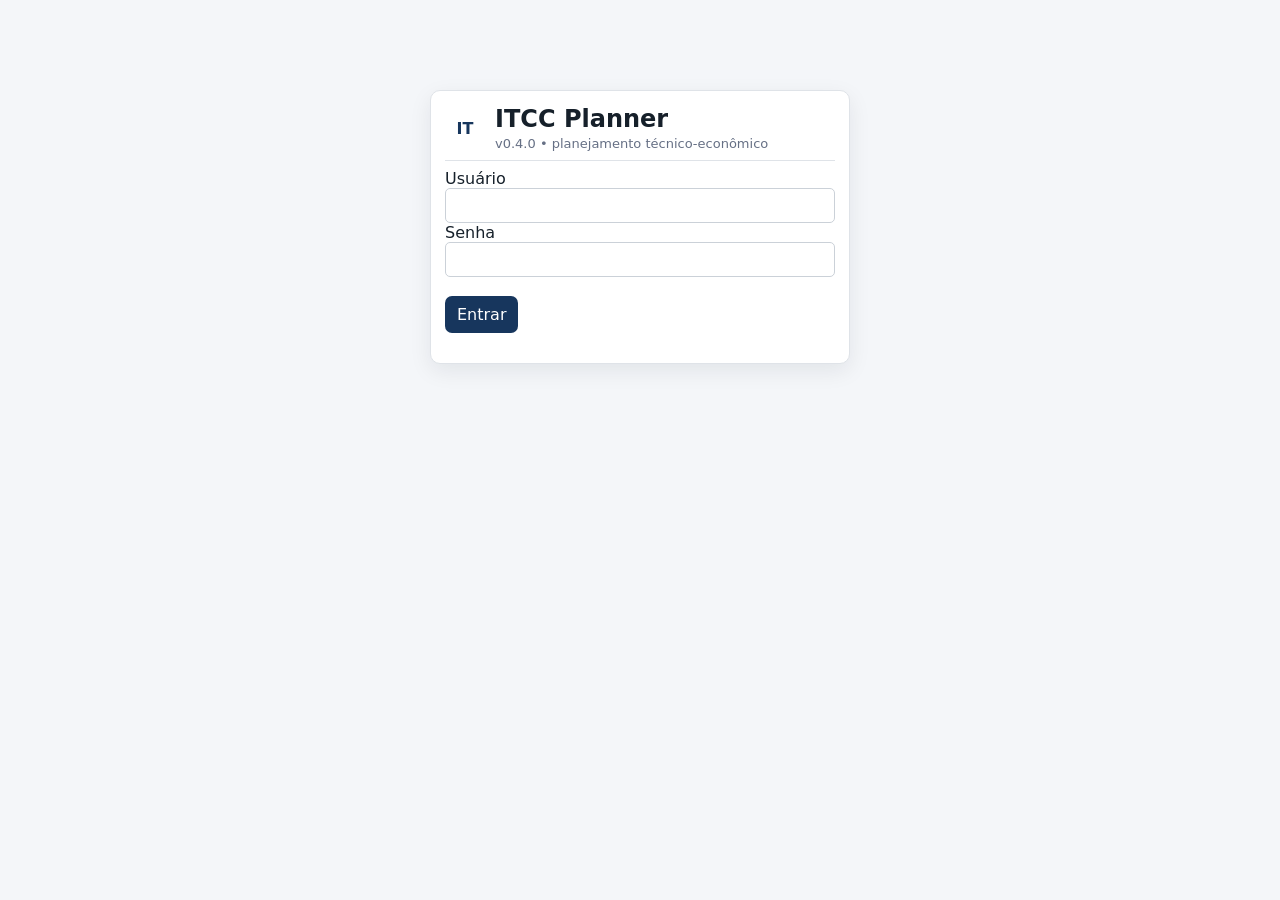
<file: ITCC/v0.4.0/index.html>
<!doctype html>
<html lang="pt-BR" data-theme="light">
<head>
<meta charset="utf-8">
<meta name="viewport" content="width=device-width,initial-scale=1,viewport-fit=cover">
<meta name="color-scheme" content="light dark">
<title>ITCC Planner v0.4.0</title>
<style>
:root{--bg:#f4f6f9;--card:#fff;--txt:#16202a;--muted:#667085;--line:#dfe3e8;--accent:#17365d;--soft:#edf1f6;--good:#147a4a;--warn:#9a6700;--bad:#b42318;--info:#1769aa;--shadow:0 7px 22px rgba(16,24,40,.08)}
[data-theme=dark]{--bg:#0e141b;--card:#171f29;--txt:#edf2f7;--muted:#a2adbb;--line:#303b48;--accent:#7aafe5;--soft:#263240;--good:#68ce9b;--warn:#f0b85b;--bad:#ff8a80;--info:#70baf0;--shadow:0 8px 24px rgba(0,0,0,.3)}
*{box-sizing:border-box}body{margin:0;font-family:Inter,system-ui,-apple-system,Segoe UI,Roboto,Arial,sans-serif;background:var(--bg);color:var(--txt)}
header{background:#17365d;color:#fff;padding:14px 22px;display:flex;justify-content:space-between;align-items:center;gap:12px;flex-wrap:wrap}
header select,header button{background:#fff;color:#18212b;border:0}
.brand{display:flex;align-items:center;gap:10px}.logo{width:40px;height:40px;border-radius:10px;background:#fff;color:#17365d;display:grid;place-items:center;font-weight:900}
nav{display:flex;gap:6px;flex-wrap:wrap;padding:12px;background:var(--card);border-bottom:1px solid var(--line);position:sticky;top:0;z-index:8}
button,select,input,textarea{font:inherit}button{border:0;border-radius:7px;padding:9px 12px;cursor:pointer;background:var(--soft);color:var(--txt)}button.primary{background:#17365d;color:#fff}button.goodbtn{background:#147a4a;color:#fff}button.danger{background:#b42318;color:#fff}button.ghost{background:transparent;border:1px solid var(--line);color:inherit}
nav button{background:var(--soft)}nav button.active{background:#17365d;color:#fff}
main{padding:18px;max-width:1580px;margin:auto}.grid{display:grid;grid-template-columns:repeat(auto-fit,minmax(190px,1fr));gap:12px}.grid2{display:grid;grid-template-columns:2fr 1fr;gap:12px}
.card{background:var(--card);border:1px solid var(--line);border-radius:10px;padding:14px;margin-bottom:14px;box-shadow:var(--shadow)}.kpi b{font-size:23px;display:block;margin-top:6px}.muted{color:var(--muted);font-size:13px}
table{width:100%;border-collapse:collapse;background:var(--card)}th,td{padding:8px;border:1px solid var(--line);font-size:12.5px;text-align:left;vertical-align:top}th{background:color-mix(in srgb,var(--soft) 80%,transparent);color:var(--muted);font-size:12px}
input,select,textarea{width:100%;padding:7px;border:1px solid #cbd1d8;border-radius:5px;background:var(--card);color:var(--txt)}textarea{min-height:90px}
.actions{display:flex;gap:8px;flex-wrap:wrap;margin:10px 0}.tag,.badge{padding:3px 7px;border-radius:99px;background:var(--soft);font-size:11px;display:inline-block}.good{color:var(--good)}.warning{color:var(--warn)}.dangerText{color:var(--bad)}.info{color:var(--info)}
.rec{padding:10px 12px;border-left:4px solid var(--info);background:color-mix(in srgb,var(--info) 8%,transparent);border-radius:8px;margin:8px 0}.rec.good{border-color:var(--good)}.rec.warning{border-color:var(--warn)}
.plan{position:relative;min-height:460px;border:2px solid var(--line);border-radius:10px;background-image:linear-gradient(rgba(127,127,127,.08) 1px,transparent 1px),linear-gradient(90deg,rgba(127,127,127,.08) 1px,transparent 1px);background-size:50px 50px;background-position:center;background-repeat:repeat;overflow:hidden}
.plan.hasimg{background-size:contain;background-repeat:no-repeat;background-position:center}.zone{position:absolute;border:2px solid #2f5597;background:rgba(47,85,151,.15);border-radius:8px;padding:6px;font-size:11px;overflow:hidden;min-width:42px;min-height:30px}.zone.site{border-color:#147a4a;background:rgba(20,122,74,.12)}
.gantt{min-width:640px}.ganttbar{height:20px;background:var(--soft);border-radius:4px;position:relative;overflow:hidden}.ganttbar span{position:absolute;height:100%;background:#667085;border-radius:4px}
.abcbar{height:18px;background:var(--soft);border-radius:4px;overflow:hidden}.abcbar span{display:block;height:100%;background:#667085}.tablewrap{overflow:auto}.grouphead td{font-weight:700;background:color-mix(in srgb,var(--soft) 70%,transparent)}
.modalback{position:fixed;inset:0;background:rgba(0,0,0,.48);display:grid;place-items:center;z-index:30;padding:18px}.modal{width:min(860px,96vw);max-height:92vh;overflow:auto;background:var(--card);border-radius:12px;border:1px solid var(--line);padding:18px;box-shadow:0 20px 60px rgba(0,0,0,.35)}.modal h2{margin-top:0}.formgrid{display:grid;grid-template-columns:repeat(2,minmax(0,1fr));gap:10px}.formgrid .full{grid-column:1/-1}
.login{max-width:420px;margin:10vh auto}.hidden{display:none!important}.split{display:flex;justify-content:space-between;align-items:center;gap:10px;flex-wrap:wrap}
.source-pill{white-space:nowrap}.mini{font-size:11px}.nowrap{white-space:nowrap}
@media(max-width:900px){.grid2{grid-template-columns:1fr}.formgrid{grid-template-columns:1fr}.formgrid .full{grid-column:auto}header{padding:12px}nav{overflow:auto;flex-wrap:nowrap}nav button{min-width:max-content}main{padding:12px}}
</style>
</head>
<body>
<section id="login" class="card login">
  <div class="brand"><div class="logo">IT</div><div><h2 style="margin:0">ITCC Planner</h2><span class="muted">v0.4.0 • planejamento técnico-econômico</span></div></div>
  <hr style="border:0;border-top:1px solid var(--line)">
  <label>Usuário</label><input id="lu" autocomplete="username">
  <label>Senha</label><input id="lp" type="password" autocomplete="current-password">
  <br><br><button class="primary" onclick="loginNow()">Entrar</button>
  <p id="loginErr" class="dangerText"></p>
</section>
<div id="app" class="hidden">
<header>
  <div class="brand"><div class="logo">IT</div><div><b>ITCC Planner</b><span style="display:block;font-size:12px">v0.4.0 • SemVer</span></div></div>
  <div class="actions" style="margin:0">
    <select id="projectSel" onchange="changeProject(this.value)"></select>
    <select id="themeSel" onchange="changeTheme(this.value)"><option value="system">Tema: sistema</option><option value="light">Claro</option><option value="dark">Escuro</option></select>
    <span id="who" class="mini"></span><button onclick="logout()">Sair</button>
  </div>
</header>
<nav id="nav"></nav>
<main id="view"></main>
</div>
<div id="modalRoot"></div>
<script>
const VERSION="0.4.0";
const KEY="itccPlanner_v040";
const LEGACY_KEYS=["itccPlanner_v020","itccPlanner_v010","itccPlannerV1"];

const SOURCE_TYPES={
  SINAPI_NAT:"SINAPI - Média Nacional",
  SINAPI_DF:"SINAPI - DF",
  SICRO_NAT:"SICRO - Média Nacional",
  SICRO_DF:"SICRO - DF",
  MARKET_NAT:"Mercado - Média Nacional",
  MARKET_DF:"Mercado - Média Regional Brasília/DF",
  SUPPLIER:"Fornecedor individual",
  BASELINE:"Baseline Entrega 1"
};

const model={
 id:"sta-terezinha",name:"Igreja Santa Terezinha",owner:"ITCC",location:"Brasília/DF",areaParam:235,costBase:"SINAPI DF Ago/2026",selected:"EPS",
 systems:[
  {key:"CER",name:"Pré-moldada - lajota cerâmica",h:20,cost:202.39,hh:.747,concrete:.073,steel:1.185,pros:"Menor custo direto; ampla disponibilidade; solução conhecida.",cons:"Mais pesada e frágil que EPS; consumo de concreto ligeiramente superior."},
  {key:"EPS",name:"Pré-moldada - EPS",h:20,cost:206.29,hh:.590,concrete:.068,steel:1.185,pros:"Leve, fácil manuseio, produtividade favorável e menor consumo de concreto.",cons:"Exige armazenamento protegido, acabamento compatível e controle de incêndio."},
  {key:"NER",name:"Nervurada - cubeta",h:20,cost:230.62,hh:.879,concrete:.100,steel:9,pros:"Boa eficiência estrutural e cubetas reutilizáveis.",cons:"Mais fôrmas, ciclo e especialização para o vão de 4,93 m."},
  {key:"MAC",name:"Maciça",h:13,cost:263.19,hh:.945,concrete:.130,steel:10,pros:"Robusta, contínua e amplamente conhecida.",cons:"Maior peso, consumo de concreto/aço, fôrmas e custo."}
 ],
 criteria:[
  {n:"Adequação estrutural",w:18,s:{CER:4,EPS:4,NER:5,MAC:5}},{n:"Peso próprio",w:10,s:{CER:4,EPS:5,NER:4,MAC:2}},
  {n:"Custo total",w:18,s:{CER:5,EPS:4,NER:3,MAC:2}},{n:"Prazo",w:12,s:{CER:4,EPS:5,NER:3,MAC:2}},
  {n:"Fôrmas/escoramento",w:6,s:{CER:4,EPS:4,NER:3,MAC:2}},{n:"Mão de obra",w:5,s:{CER:4,EPS:4,NER:3,MAC:2}},
  {n:"Construtibilidade/logística",w:6,s:{CER:4,EPS:5,NER:3,MAC:3}},{n:"Instalações",w:5,s:{CER:3,EPS:4,NER:3,MAC:4}},
  {n:"Térmico/acústico",w:5,s:{CER:4,EPS:4,NER:3,MAC:4}},{n:"Incêndio",w:5,s:{CER:5,EPS:3,NER:5,MAC:5}},
  {n:"Sustentabilidade",w:5,s:{CER:3,EPS:4,NER:4,MAC:3}},{n:"Fornecedores DF",w:5,s:{CER:5,EPS:4,NER:3,MAC:5}}
 ],
 zones:[
  {id:"Z1",name:"Nave principal",span:4.93,load:5,area:100,sys:"EPS",x:7,y:7,w:48,h:49,note:"Zona crítica do pré-dimensionamento."},
  {id:"Z2",name:"Presbitério / altar",span:4.93,load:5,area:30,sys:"EPS",x:59,y:7,w:29,h:21,note:"Conferir cargas localizadas."},
  {id:"Z3",name:"Circulação, coro/mezanino e reunião",span:4.93,load:5,area:45,sys:"EPS",x:59,y:31,w:29,h:25,note:"Uso público; cenário conservador."},
  {id:"Z4",name:"Sacristia e salas de apoio",span:4.93,load:3,area:35,sys:"EPS",x:7,y:61,w:34,h:22,note:"Padronização da solução."},
  {id:"Z5",name:"Sanitários, molhadas e técnicas",span:4.93,load:3,area:25,sys:"EPS",x:44,y:61,w:24,h:22,note:"Compatibilizar passagens e impermeabilização."}
 ],
 site:{gate:true,unload:true,store:true,epsProtected:true,assembly:true,sanitary:true,changing:true,meal:true,water:true,waste:true,concrete:true,firePlan:true},
 planImage:null,
 groups:{
  budget:[
   {id:"B-G1",name:"Sistema pré-moldado / enchimento",order:1},{id:"B-G2",name:"Concreto e lançamento",order:2},{id:"B-G3",name:"Armaduras",order:3},
   {id:"B-G4",name:"Escoramento e madeira",order:4},{id:"B-G5",name:"Mão de obra direta",order:5},{id:"B-G6",name:"Consumíveis",order:6}
  ],
  planning:[
   {id:"P-G1",name:"Preparação da frente",order:1},{id:"P-G2",name:"Escoramento",order:2},{id:"P-G3",name:"Montagem da laje",order:3},
   {id:"P-G4",name:"Instalações e armaduras",order:4},{id:"P-G5",name:"Concretagem",order:5},{id:"P-G6",name:"Cura e liberação",order:6}
  ],
  supplies:[
   {id:"S-G1",name:"Pré-moldados e EPS",order:1},{id:"S-G2",name:"Concreto",order:2},{id:"S-G3",name:"Aço e acessórios",order:3},
   {id:"S-G4",name:"Madeira e escoramento",order:4},{id:"S-G5",name:"Consumíveis",order:5}
  ],
  sources:[
   {id:"SRC-G1",name:"Bases oficiais",order:1},{id:"SRC-G2",name:"Pesquisa de mercado",order:2},{id:"SRC-G3",name:"Fornecedores individuais",order:3}
  ],
  suppliers:[
   {id:"SUP-G1",name:"Pré-moldados / EPS",order:1},{id:"SUP-G2",name:"Concreto",order:2},{id:"SUP-G3",name:"Aço / ferragens",order:3},{id:"SUP-G4",name:"Madeira / escoramento",order:4},{id:"SUP-G5",name:"Materiais gerais",order:5}
  ]
 },
 budgetItems:[
  {id:"B001",groupId:"B-G1",kind:"Material",code:"SINAPI 43355",name:"Laje pré-moldada treliçada com enchimento EPS H16 + vigotas VTR 12x16 (menor nível publicado no SINAPI)",qty:235,unit:"m²",unitPrice:75.36,sourceId:"SRC-SINAPI-DF",supplierId:"SUP-LAJESPLAN",baseline:true},
  {id:"B002",groupId:"B-G2",kind:"Serviço",code:"SINAPI 103674",name:"Concretagem FCK 25 MPa para laje pré-moldada com bomba: lançamento, adensamento e acabamento",qty:15.98,unit:"m³",unitPrice:753.5294117647,sourceId:"SRC-SINAPI-DF",supplierId:"SUP-CONSTRUVEL",baseline:true},
  {id:"B003",groupId:"B-G3",kind:"Serviço",code:"SINAPI 92768",name:"Armação de distribuição CA-60 5,0 mm - montagem",qty:278.475,unit:"kg",unitPrice:14.1518987342,sourceId:"SRC-SINAPI-DF",supplierId:"SUP-GERDAU",baseline:true},
  {id:"B004",groupId:"B-G4",kind:"Material",code:"SINAPI 6193",name:"Tábua não aparelhada 2,5 x 20 cm",qty:376,unit:"m",unitPrice:19.30,sourceId:"SRC-SINAPI-DF",supplierId:"SUP-CONSTRUALVES",baseline:true},
  {id:"B005",groupId:"B-G4",kind:"Serviço",code:"SINAPI 92273",name:"Fabricação de escoras tipo pontalete em madeira para pé-direito simples",qty:232.65,unit:"m",unitPrice:14.6262626263,sourceId:"SRC-SINAPI-DF",supplierId:"SUP-CONSTRUALVES",baseline:true},
  {id:"B006",groupId:"B-G5",kind:"Mão de obra",code:"SINAPI 88262",name:"Carpinteiro de fôrmas com encargos complementares",qty:79.195,unit:"h",unitPrice:31.4243323442,sourceId:"SRC-SINAPI-DF",supplierId:"",baseline:true},
  {id:"B007",groupId:"B-G5",kind:"Mão de obra",code:"SINAPI 88316",name:"Servente com encargos complementares",qty:59.455,unit:"h",unitPrice:24.7826086957,sourceId:"SRC-SINAPI-DF",supplierId:"",baseline:true},
  {id:"B008",groupId:"B-G6",kind:"Consumível",code:"SINAPI 40304",name:"Prego de aço polido com cabeça dupla 17 x 27",qty:7.99,unit:"kg",unitPrice:20.5882352941,sourceId:"SRC-SINAPI-DF",supplierId:"SUP-DOMINIK",baseline:true}
 ],
 activities:[
  {id:"A001",groupId:"P-G1",name:"Receber materiais da frente",zone:"Z1",pred:"",days:.5,crew:2,lead:0,status:"Planejada"},
  {id:"A002",groupId:"P-G1",name:"Locar e conferir níveis/apoios",zone:"Z1",pred:"A001",days:.5,crew:2,lead:0,status:"Planejada"},
  {id:"A003",groupId:"P-G2",name:"Posicionar pontaletes e linhas de escora",zone:"Z1",pred:"A002",days:.75,crew:3,lead:0,status:"Planejada"},
  {id:"A004",groupId:"P-G2",name:"Instalar travessas, nivelar e contraventar escoramento",zone:"Z1",pred:"A003",days:.75,crew:3,lead:0,status:"Planejada"},
  {id:"A005",groupId:"P-G3",name:"Distribuir e apoiar vigotas treliçadas",zone:"Z1",pred:"A004",days:.75,crew:4,lead:0,status:"Planejada"},
  {id:"A006",groupId:"P-G3",name:"Distribuir blocos EPS H16 e passarelas",zone:"Z1",pred:"A005",days:.5,crew:4,lead:0,status:"Planejada"},
  {id:"A007",groupId:"P-G3",name:"Conferir alinhamento, esquadro, apoios e contraflecha prevista",zone:"Z1",pred:"A006",days:.25,crew:2,lead:0,status:"Planejada"},
  {id:"A008",groupId:"P-G4",name:"Executar reservas e passagens de instalações",zone:"Z1",pred:"A007",days:.5,crew:2,lead:0,status:"Planejada"},
  {id:"A009",groupId:"P-G4",name:"Montar armadura de distribuição CA-60 5 mm",zone:"Z1",pred:"A008",days:.5,crew:3,lead:0,status:"Planejada"},
  {id:"A010",groupId:"P-G4",name:"Montar armaduras negativas/complementares quando previstas",zone:"Z1",pred:"A009",days:.5,crew:3,lead:0,status:"Planejada"},
  {id:"A011",groupId:"P-G4",name:"Realizar inspeção pré-concretagem e liberar frente",zone:"Z1",pred:"A010",days:.25,crew:2,lead:0,status:"Planejada"},
  {id:"A012",groupId:"P-G5",name:"Posicionar bomba/mangotes e organizar sequência de lançamento",zone:"Z1",pred:"A011",days:.25,crew:3,lead:1,status:"Planejada"},
  {id:"A013",groupId:"P-G5",name:"Lançar concreto FCK 25 MPa",zone:"Z1",pred:"A012",days:.5,crew:6,lead:0,status:"Planejada"},
  {id:"A014",groupId:"P-G5",name:"Adensar concreto",zone:"Z1",pred:"A013",days:.25,crew:3,lead:0,status:"Planejada"},
  {id:"A015",groupId:"P-G5",name:"Executar acabamento da capa",zone:"Z1",pred:"A014",days:.25,crew:3,lead:0,status:"Planejada"},
  {id:"A016",groupId:"P-G6",name:"Executar cura do concreto",zone:"Z1",pred:"A015",days:7,crew:1,lead:0,status:"Planejada"},
  {id:"A017",groupId:"P-G6",name:"Liberar retirada/reescoramento mediante resistência e projeto",zone:"Z1",pred:"A016",days:.25,crew:2,lead:0,status:"Planejada"}
 ],
 supplies:[
  {id:"S001",groupId:"S-G1",budgetItemId:"B001",name:"Sistema treliçado com EPS H16",qty:235,unit:"m²",safety:5,lead:5,supplierId:"SUP-LAJESPLAN",status:"A cotar"},
  {id:"S002",groupId:"S-G2",budgetItemId:"B002",name:"Concreto usinado FCK 25 MPa",qty:15.98,unit:"m³",safety:0,lead:3,supplierId:"SUP-CONSTRUVEL",status:"Programar"},
  {id:"S003",groupId:"S-G3",budgetItemId:"B003",name:"Aço CA-60 5,0 mm / armação de distribuição",qty:278.475,unit:"kg",safety:5,lead:3,supplierId:"SUP-GERDAU",status:"A cotar"},
  {id:"S004",groupId:"S-G4",budgetItemId:"B004",name:"Tábua 2,5 x 20 cm",qty:376,unit:"m",safety:10,lead:2,supplierId:"SUP-CONSTRUALVES",status:"A cotar"},
  {id:"S005",groupId:"S-G4",budgetItemId:"B005",name:"Escoras/pontaletes de madeira",qty:232.65,unit:"m",safety:10,lead:2,supplierId:"SUP-CONSTRUALVES",status:"A cotar"},
  {id:"S006",groupId:"S-G5",budgetItemId:"B008",name:"Prego cabeça dupla 17 x 27",qty:7.99,unit:"kg",safety:5,lead:2,supplierId:"SUP-DOMINIK",status:"A cotar"}
 ],
 sources:[
  {id:"SRC-SINAPI-NAT",groupId:"SRC-G1",type:"SINAPI_NAT",name:"SINAPI - Média Nacional",region:"Brasil",date:"2026-08",url:"https://www.caixa.gov.br/poder-publico/modernizacao-gestao/sinapi/",note:"Média entre UFs para comparação; confirmar relatório oficial."},
  {id:"SRC-SINAPI-DF",groupId:"SRC-G1",type:"SINAPI_DF",name:"SINAPI - Distrito Federal",region:"DF",date:"2026-08",url:"https://www.caixa.gov.br/poder-publico/modernizacao-gestao/sinapi/",note:"Base econômica do relatório Entrega 1; preços iniciais calibrados para reproduzir exatamente R$ 206,29/m²."},
  {id:"SRC-SICRO-NAT",groupId:"SRC-G1",type:"SICRO_NAT",name:"SICRO - Média Nacional",region:"Brasil",date:"2026-07",url:"https://www.gov.br/dnit/pt-br/assuntos/planejamento-e-pesquisa/custos-referenciais/sistemas-de-custos/sicro",note:"Não existe tabela única nacional oficial: usar média calculada a partir das UFs selecionadas. Para laje predial, normalmente não aplicável."},
  {id:"SRC-SICRO-DF",groupId:"SRC-G1",type:"SICRO_DF",name:"SICRO - Distrito Federal",region:"DF",date:"2026-07",url:"https://www.gov.br/dnit/pt-br/assuntos/planejamento-e-pesquisa/custos-referenciais/sistemas-de-custos/sicro/relatorios/relatorios-sicro/centro-oeste/distrito-federal/2026/julho/julho-2026",note:"Referência DNIT para infraestrutura de transportes; só usar quando a composição for tecnicamente aplicável."},
  {id:"SRC-MKT-NAT",groupId:"SRC-G2",type:"MARKET_NAT",name:"Pesquisa média de mercado nacional",region:"Brasil",date:"2026-10-01",url:"",note:"Média automática das cotações nacionais cadastradas por item."},
  {id:"SRC-MKT-DF",groupId:"SRC-G2",type:"MARKET_DF",name:"Pesquisa média regional Brasília/DF",region:"Brasília/DF",date:"2026-10-01",url:"",note:"Média automática das cotações regionais cadastradas por item."},
  {id:"SRC-BASE",groupId:"SRC-G3",type:"BASELINE",name:"Baseline da Entrega 1",region:"Brasília/DF",date:"2026-09-30",url:"",note:"Referência congelada para conferir que o projeto inicial reproduz a Entrega 1."}
 ],
 suppliers:[
  {id:"SUP-LAJESPLAN",groupId:"SUP-G1",name:"LajesPlan DF",cnpj:"",city:"Brasília/DF",address:"QI 25 Lote 42-47, Setor Industrial - Taguatinga",phone:"(61) 3568-1040 / (61) 99986-9827",url:"https://www.lajesplandf.com.br/",categories:"Lajes treliçadas, vigotas, EPS",status:"CNPJ não localizado com segurança na pesquisa"},
  {id:"SUP-DFLAJES",groupId:"SUP-G1",name:"DF Lajes - H Franco Premoldados Ltda",cnpj:"23.791.721/0001-62",city:"Brasília/DF",address:"SMAS Conjunto B1, Lote 18, Zona Industrial - Guará",phone:"",url:"",categories:"Pré-moldados / lajes",status:"Ativa"},
  {id:"SUP-PREMOLDADOSCIA",groupId:"SUP-G1",name:"Premoldados & Cia - LA Premoldados Ltda",cnpj:"56.876.203/0001-09",city:"Brasília/DF",address:"SDMC Q1 LT 9, Setor de Materiais de Construção - Ceilândia",phone:"(61) 3585-8833",url:"",categories:"Estruturas pré-moldadas de concreto",status:"Ativa"},
  {id:"SUP-CONSTRUVEL",groupId:"SUP-G5",name:"Construvel Ltda",cnpj:"68.901.753/0001-01",city:"Brasília/DF",address:"SDE Norte Q2 CJ C LT 4, Taguatinga",phone:"(61) 99517-6822",url:"https://www.construvel.com/",categories:"Materiais gerais, concreto, madeira, ferragens",status:"Ativa"},
  {id:"SUP-CONSTRUCEL",groupId:"SUP-G5",name:"Construcel Materiais de Construção Ltda",cnpj:"11.893.055/0001-94",city:"Brasília/DF",address:"QNN 9 Conjunto G, Ceilândia Norte",phone:"",url:"",categories:"Materiais de construção",status:"Ativa"},
  {id:"SUP-CONSTRUALVES",groupId:"SUP-G4",name:"Construalves Materiais para Construção Ltda",cnpj:"57.971.214/0001-22",city:"Brasília/DF",address:"São Sebastião",phone:"(61) 98530-8532",url:"",categories:"Ferragens, madeira e artefatos",status:"Ativa"},
  {id:"SUP-GERDAU",groupId:"SUP-G3",name:"Gerdau Aços Longos S.A.",cnpj:"07.358.761/0001-69",city:"Brasil",address:"Matriz - Rio de Janeiro/RJ",phone:"(11) 3094-6600",url:"https://www.gerdau.com/",categories:"Aço longo, pregos, arames",status:"Fabricante / matriz ativa"},
  {id:"SUP-DOMINIK",groupId:"SUP-G3",name:"Dominik MetalCenter",cnpj:"72.332.794/0001-00",city:"São José/SC",address:"Rua Camilo Veríssimo da Silva, 255, Roçado",phone:"(48) 3381-3300",url:"https://dominik.com.br/",categories:"Aços, ferragens, pregos e ferramentas",status:"Ativa"},
  {id:"SUP-GASPARIN",groupId:"SUP-G5",name:"Gasparin & Filhos Ltda",cnpj:"78.952.082/0001-61",city:"Colombo/PR",address:"Rua José Cavassin, 426",phone:"(41) 3675-3700",url:"https://lojasgasparin.com.br/",categories:"Materiais de construção",status:"Ativa"}
 ],
 quotes:[
  {id:"Q001",budgetItemId:"B001",sourceId:"SRC-SINAPI-DF",supplierId:"",price:75.36,unit:"m²",date:"2026-07",region:"DF",url:"https://buscadorsinapi.com.br/insumo/43355-laje-pre-moldada-trelicada-lajotas-vigotas-com-lajota-em-pol",note:"Valor que reproduz a Entrega 1."},
  {id:"Q002",budgetItemId:"B001",sourceId:"SRC-SINAPI-NAT",supplierId:"",price:106.50,unit:"m²",date:"2026-07",region:"Brasil",url:"https://buscadorsinapi.com.br/insumo/43355-laje-pre-moldada-trelicada-lajotas-vigotas-com-lajota-em-pol",note:"Média nacional publicada pelo comparador."},
  {id:"Q003",budgetItemId:"B002",sourceId:"SRC-SINAPI-DF",supplierId:"",price:753.5294117647,unit:"m³",date:"2026-08",region:"DF",url:"",note:"Preço calibrado pela Entrega 1: R$ 51,24/m² ÷ 0,068 m³/m²."},
  {id:"Q004",budgetItemId:"B002",sourceId:"SRC-SINAPI-NAT",supplierId:"",price:896.98,unit:"m³",date:"2026-08",region:"Brasil",url:"https://buscadorsinapi.com.br/composicao/103674-concretagem-de-vigas-e-lajes-fck-25-mpa-para-lajes-premoldad",note:"Média nacional."},
  {id:"Q005",budgetItemId:"B003",sourceId:"SRC-SINAPI-DF",supplierId:"",price:14.1518987342,unit:"kg",date:"2026-08",region:"DF",url:"",note:"Preço calibrado pela Entrega 1: R$ 16,77/m² ÷ 1,185 kg/m²."},
  {id:"Q006",budgetItemId:"B003",sourceId:"SRC-SINAPI-NAT",supplierId:"",price:14.06,unit:"kg",date:"2026-08",region:"Brasil",url:"https://buscadorsinapi.com.br/composicao/92768-armacao-de-laje-de-estrutura-convencional-de-concreto-armado",note:"Média nacional de referência."},
  {id:"Q007",budgetItemId:"B004",sourceId:"SRC-SINAPI-DF",supplierId:"",price:19.30,unit:"m",date:"2026-08",region:"DF",url:"https://buscadorsinapi.com.br/insumo/6193-tabua-nao-aparelhada-2-5-x-20-cm-em-macaranduba-massaranduba",note:"SINAPI DF."},
  {id:"Q008",budgetItemId:"B004",sourceId:"SRC-SINAPI-NAT",supplierId:"",price:20.48,unit:"m",date:"2026-08",region:"Brasil",url:"https://buscadorsinapi.com.br/insumo/6193-tabua-nao-aparelhada-2-5-x-20-cm-em-macaranduba-massaranduba",note:"Média nacional."},
  {id:"Q009",budgetItemId:"B005",sourceId:"SRC-SINAPI-DF",supplierId:"",price:14.6262626263,unit:"m",date:"2026-08",region:"DF",url:"",note:"Preço calibrado pela Entrega 1."},
  {id:"Q010",budgetItemId:"B005",sourceId:"SRC-SINAPI-NAT",supplierId:"",price:17.32,unit:"m",date:"2026-08",region:"Brasil",url:"https://buscadorsinapi.com.br/composicao/92273-fabricacao-de-escoras-do-tipo-pontalete-em-madeira-para-pe-d",note:"Média nacional."},
  {id:"Q011",budgetItemId:"B006",sourceId:"SRC-SINAPI-DF",supplierId:"",price:31.4243323442,unit:"h",date:"2026-08",region:"DF",url:"",note:"Preço calibrado pela Entrega 1."},
  {id:"Q012",budgetItemId:"B006",sourceId:"SRC-SINAPI-NAT",supplierId:"",price:30.76,unit:"h",date:"2026-08",region:"Brasil",url:"https://buscadorsinapi.com.br/composicao/88262-carpinteiro-de-formas-com-encargos-complementares",note:"Média nacional."},
  {id:"Q013",budgetItemId:"B007",sourceId:"SRC-SINAPI-DF",supplierId:"",price:24.7826086957,unit:"h",date:"2026-08",region:"DF",url:"",note:"Preço calibrado pela Entrega 1."},
  {id:"Q014",budgetItemId:"B007",sourceId:"SRC-SINAPI-NAT",supplierId:"",price:24.62,unit:"h",date:"2026-08",region:"Brasil",url:"https://buscadorsinapi.com.br/composicao/88316-servente-com-encargos-complementares",note:"Média nacional."},
  {id:"Q015",budgetItemId:"B008",sourceId:"SRC-SINAPI-DF",supplierId:"",price:20.5882352941,unit:"kg",date:"2026-08",region:"DF",url:"",note:"Preço calibrado pela Entrega 1."},
  {id:"Q016",budgetItemId:"B008",sourceId:"SRC-MKT-NAT",supplierId:"SUP-DOMINIK",price:19.25,unit:"kg",date:"2026-09",region:"São José/SC",url:"https://dominik.com.br/products/prego-polido-17-x-27-dupla-cabeca-1kg-gerdau-belgo",note:"Prego cabeça dupla 17x27; cotação online individual."},
  {id:"Q017",budgetItemId:"B008",sourceId:"SRC-MKT-DF",supplierId:"SUP-CONSTRUVEL",price:null,unit:"kg",date:"2026-09",region:"Brasília/DF",url:"https://www.construvel.com/produto/prego-17x27-1kg",note:"Produto regional 17x27 cadastrado; confirmar cabeça dupla antes de comparar."},
  {id:"Q018",budgetItemId:"B001",sourceId:"SRC-MKT-DF",supplierId:"SUP-LAJESPLAN",price:null,unit:"m²",date:"2026-10",region:"Brasília/DF",url:"https://www.lajesplandf.com.br/",note:"Fornecedor regional identificado; cotar especificação H16/VTR compatível."},
  {id:"Q019",budgetItemId:"B001",sourceId:"SRC-MKT-DF",supplierId:"SUP-DFLAJES",price:null,unit:"m²",date:"2026-10",region:"Brasília/DF",url:"",note:"Fornecedor regional identificado; preço sob cotação."},
  {id:"Q020",budgetItemId:"B002",sourceId:"SRC-MKT-DF",supplierId:"SUP-CONSTRUVEL",price:null,unit:"m³",date:"2026-10",region:"Brasília/DF",url:"https://www.construvel.com/produtos",note:"Concreto 25 MPa sob orçamento; mínimo informado no catálogo: 3 m³."}
 ],
 risks:[
  {id:"R1",name:"Carga real superior à referência da vigota",p:4,i:5,action:"Dimensionar vigotas e armaduras para as ações efetivas."},
  {id:"R2",name:"Interferência de instalações",p:3,i:4,action:"Congelar reservas e passagens antes da concretagem."},
  {id:"R3",name:"Dano/deslocamento do EPS",p:2,i:3,action:"Estoque protegido, passarelas e inspeção."},
  {id:"R4",name:"Retirada prematura do escoramento",p:2,i:5,action:"Plano de escoramento/reescoramento e liberação técnica."}
 ],
 scenarios:{base:1,optimistic:.95,pessimistic:1.15,current:"base"},
 comments:[],audit:["Projeto-base v0.4.0 criado para reproduzir integralmente os cálculos e a conclusão da Entrega 1."],
 references:[
  {name:"Entrega 1 - Estudo de Viabilidade de Lajes",type:"Baseline acadêmica",date:"2026-09-30",url:""},
  {name:"SINAPI - Caixa/IBGE",type:"Custos referenciais",date:"2026-08",url:"https://www.caixa.gov.br/poder-publico/modernizacao-gestao/sinapi/"},
  {name:"SICRO - DNIT / DF julho 2026",type:"Custos de infraestrutura",date:"2026-07",url:"https://www.gov.br/dnit/pt-br/assuntos/planejamento-e-pesquisa/custos-referenciais/sistemas-de-custos/sicro/relatorios/relatorios-sicro/centro-oeste/distrito-federal/2026/julho/julho-2026"}
 ]
};

const seed={users:[{user:"ITCC",pass:"ITCC",role:"master"}],projects:[model],current:"sta-terezinha",theme:"system"};

function deep(x){return JSON.parse(JSON.stringify(x))}
function migrate(){
 let found=null;
 try{found=JSON.parse(localStorage.getItem(KEY)||"null")}catch(e){}
 if(found)return found;
 for(const k of LEGACY_KEYS){try{const old=JSON.parse(localStorage.getItem(k)||"null");if(old){found=old;break}}catch(e){}}
 if(!found)return deep(seed);
 const out=deep(seed);
 if(found.users)out.users=found.users;
 if(found.theme)out.theme=found.theme;
 if(found.projects&&found.projects.length){
   const old=found.projects.find(x=>x.id==="sta-terezinha")||found.projects[0];
   const base=deep(model);
   ["name","owner","location","zones","site","planImage","comments","audit"].forEach(k=>{if(old&&old[k]!=null)base[k]=old[k]});
   out.projects=[base,...found.projects.filter(x=>x.id!=="sta-terezinha")];
   out.current=found.current&&out.projects.some(x=>x.id===found.current)?found.current:"sta-terezinha";
 }
 return out;
}
let db=migrate(),session=null,tab="Dashboard";
const tabs=["Dashboard","Orçamento","Planejamento","Suprimentos","Fontes","Fornecedores","Zonas","Curva ABC","Cronograma","Logística","Riscos","Cenários","Matriz","Insights","Referências","Auditoria","Usuários"];

function project(){return db.projects.find(x=>x.id===db.current)||db.projects[0]}
function canEdit(){return session&&["master","editor"].includes(session.role)}
function money(n){return Number(n||0).toLocaleString("pt-BR",{style:"currency",currency:"BRL"})}
function num(n,d=2){return Number(n||0).toLocaleString("pt-BR",{minimumFractionDigits:d,maximumFractionDigits:d})}
function esc(s){return String(s??"").replace(/[&<>"']/g,m=>({"&":"&amp;","<":"&lt;",">":"&gt;","\"":"&quot;","'":"&#39;"}[m]))}
function id(prefix){return prefix+Date.now().toString(36)+Math.random().toString(36).slice(2,5)}
function persist(msg){if(msg&&session){project().audit.unshift(new Date().toLocaleString("pt-BR")+" — "+session.user+": "+msg);project().audit=project().audit.slice(0,200)}localStorage.setItem(KEY,JSON.stringify(db));render()}
function loginNow(){const u=db.users.find(x=>x.user===lu.value&&x.pass===lp.value);if(!u){loginErr.textContent="Credenciais inválidas.";return}session=u;login.classList.add("hidden");app.classList.remove("hidden");render()}
function logout(){session=null;app.classList.add("hidden");login.classList.remove("hidden")}
function changeProject(v){db.current=v;localStorage.setItem(KEY,JSON.stringify(db));render()}
function changeTheme(v){db.theme=v;applyTheme();localStorage.setItem(KEY,JSON.stringify(db))}
function applyTheme(){let t=db.theme||"system";if(t==="system")t=matchMedia("(prefers-color-scheme:dark)").matches?"dark":"light";document.documentElement.dataset.theme=t;if(document.getElementById("themeSel"))themeSel.value=db.theme||"system"}
matchMedia("(prefers-color-scheme:dark)").addEventListener?.("change",()=>{if((db.theme||"system")==="system")applyTheme()});

function budgetTotal(){return project().budgetItems.reduce((s,x)=>s+Number(x.qty||0)*Number(x.unitPrice||0),0)}
function baselineExpected(){return 206.29*project().areaParam}
function score(k){return project().criteria.reduce((a,c)=>a+Number(c.w)*(Number(c.s[k]||0))/5,0)}
function winner(){return [...project().systems].sort((a,b)=>score(b.key)-score(a.key))[0]}
function sourceName(id){return project().sources.find(x=>x.id===id)?.name||"—"}function supplierName(id){return project().suppliers.find(x=>x.id===id)?.name||"—"}
function groupName(front,id){return project().groups[front]?.find(x=>x.id===id)?.name||"Sem grupo"}
function quotesFor(itemId,type){return project().quotes.filter(q=>q.budgetItemId===itemId&&(!type||project().sources.find(s=>s.id===q.sourceId)?.type===type)&&q.price!=null)}
function avgQuote(itemId,type){const q=quotesFor(itemId,type);return q.length?q.reduce((s,x)=>s+Number(x.price),0)/q.length:null}
function quoteN(itemId,type){return quotesFor(itemId,type).length}
function systemCost(key){return project().systems.find(x=>x.key===key)?.cost||0}

function recs(){
 const q=project(),r=[],sum=q.criteria.reduce((a,c)=>a+Number(c.w),0),w=winner();
 Math.abs(budgetTotal()-baselineExpected())<.05?r.push(["good","Orçamento-base reproduz a Entrega 1: "+money(budgetTotal())+" para "+q.areaParam+" m² ("+money(budgetTotal()/q.areaParam)+"/m²)."]):r.push(["warning","Orçamento atual diverge da baseline da Entrega 1 em "+money(budgetTotal()-baselineExpected())+"."]);
 sum===100?r.push(["good","Pesos da matriz totalizam 100%."]):r.push(["warning","Pesos da matriz totalizam "+sum+"%; ajuste para 100%."]);
 w.key===q.selected?r.push(["good","Sistema selecionado coincide com a maior nota: "+w.name+" ("+score(w.key).toFixed(1)+"/100)."]):r.push(["warning","Sistema selecionado não é o primeiro da matriz. Atual: "+w.name+"."]);
 const ungrouped=q.budgetItems.filter(x=>!x.groupId).length+q.activities.filter(x=>!x.groupId).length+q.supplies.filter(x=>!x.groupId).length;
 if(ungrouped)r.push(["warning",ungrouped+" registro(s) sem agrupamento visual."]);
 const noSource=q.budgetItems.filter(x=>!x.sourceId).length;if(noSource)r.push(["warning",noSource+" item(ns) orçamentário(s) sem fonte principal."]);
 q.supplies.forEach(s=>{if(s.status!=="Recebido"&&s.lead>5)r.push(["info","Suprimento "+s.name+" possui lead time de "+s.lead+" dias; conferir folga no cronograma."])});
 if(q.selected==="EPS"&&!q.site.epsProtected)r.push(["warning","EPS selecionado sem armazenamento protegido cadastrado."]);
 if(q.selected==="EPS"&&!q.site.firePlan)r.push(["warning","EPS selecionado sem controle de proteção/incêndio cadastrado."]);
 return r;
}
function selfTest(){
 const q=project(),errors=[];
 if(VERSION!=="0.4.0")errors.push("Versão incorreta");
 if(Math.abs(systemCost("EPS")-206.29)>.001)errors.push("Custo EPS divergente");
 if(Math.abs(systemCost("CER")-202.39)>.001)errors.push("Custo cerâmica divergente");
 if(Math.abs(systemCost("NER")-230.62)>.001)errors.push("Custo nervurada divergente");
 if(Math.abs(systemCost("MAC")-263.19)>.001)errors.push("Custo maciça divergente");
 if(Math.abs(score("EPS")-84.6)>.01||Math.abs(score("CER")-83.6)>.01||Math.abs(score("NER")-72.2)>.01||Math.abs(score("MAC")-63)>.01)errors.push("Matriz divergente");
 if(Math.abs(budgetTotal()-48478.15)>.05)errors.push("Orçamento base não fecha R$ 48.478,15");
 ["SINAPI_NAT","SINAPI_DF","SICRO_NAT","SICRO_DF","MARKET_NAT","MARKET_DF","SUPPLIER","BASELINE"].forEach(t=>{if(!q.sources.some(s=>s.type===t)&&t!=="SUPPLIER")errors.push("Fonte ausente: "+t)});
 return errors;
}

function render(){
 if(!session)return;applyTheme();
 projectSel.innerHTML=db.projects.map(x=>'<option value="'+esc(x.id)+'" '+(x.id===db.current?"selected":"")+'>'+esc(x.name)+'</option>').join("");
 who.textContent=session.user+" • "+session.role;
 nav.innerHTML=tabs.filter(x=>x!=="Usuários"||session.role==="master").map(x=>'<button class="'+(tab===x?"active":"")+'" onclick="tab=\''+x+'\';render()">'+x+'</button>').join("");
 const f={"Dashboard":dashboard,"Orçamento":budgetView,"Planejamento":planningView,"Suprimentos":suppliesView,"Fontes":sourcesView,"Fornecedores":suppliersView,"Zonas":zonesView,"Curva ABC":abcView,"Cronograma":ganttView,"Logística":logisticsView,"Riscos":risksView,"Cenários":scenariosView,"Matriz":matrixView,"Insights":insightsView,"Referências":referencesView,"Auditoria":auditView,"Usuários":usersView};
 view.innerHTML=f[tab]();
}
function kpi(a,b,c=""){return '<div class="card kpi"><span class="muted">'+a+'</span><b>'+b+'</b>'+(c?'<span class="mini '+c+'">'+c+'</span>':'')+'</div>'}
function dashboard(){
 const q=project(),s=q.systems.find(x=>x.key===q.selected),tests=selfTest();
 return '<div class="grid">'+kpi("Projeto",esc(q.name))+kpi("Vão crítico","4,93 m")+kpi("Sistema-base",esc(s.name))+kpi("Nota",score(s.key).toFixed(1)+"/100")+kpi("Custo Entrega 1",money(s.cost)+"/m²")+kpi("Orçamento paramétrico",money(budgetTotal()))+kpi("Área paramétrica",num(q.areaParam,0)+" m²")+kpi("Versão","v"+VERSION)+'</div>'+
 '<div class="grid2"><div class="card"><div class="split"><div><h3 style="margin:0">Mapa gerencial</h3><p class="muted">Zonas do estudo de lajes; esquema gerencial, não planta executiva.</p></div><button onclick="tab=\'Zonas\';render()">Gerenciar zonas</button></div>'+mapHtml()+'</div>'+
 '<div><div class="card"><h3>Validação inicial</h3>'+(tests.length?tests.map(e=>'<div class="rec warning">'+esc(e)+'</div>').join(""):'<div class="rec good">✓ Configuração inicial validada. Nenhuma divergência com a Entrega 1.</div>')+'</div><div class="card"><h3>Indicações automáticas</h3>'+recs().slice(0,6).map(x=>'<div class="rec '+x[0]+'">'+esc(x[1])+'</div>').join("")+'</div></div></div>'+
 '<div class="card"><div class="split"><h3 style="margin:0">Cronograma resumido</h3><button onclick="tab=\'Cronograma\';render()">Abrir cronograma</button></div>'+miniGantt()+'</div>';
}
function mapHtml(){const q=project();let bg=q.planImage?' style="background-image:url('+q.planImage+');" class="plan hasimg"':' class="plan"';return '<div'+bg+'>'+q.zones.map(z=>'<div class="zone" style="left:'+z.x+'%;top:'+z.y+'%;width:'+z.w+'%;height:'+z.h+'%"><b>'+esc(z.id)+'</b><br>'+esc(z.name)+'<br><span class="mini">'+num(z.area,0)+' m² • '+esc(z.sys)+'</span></div>').join("")+'<div class="zone site" style="left:72%;top:66%;width:17%;height:8%"><b>Acesso</b></div><div class="zone site" style="left:72%;top:77%;width:17%;height:8%"><b>Descarga</b></div></div>'}

function toolbar(front,addLabel,addFn){return '<div class="actions">'+(canEdit()?'<button class="primary" onclick="'+addFn+'">'+addLabel+'</button><button onclick="manageGroups(\''+front+'\')">Agrupamentos</button>':'')+'<button onclick="exportCSV(\''+front+'\')">Exportar CSV</button></div>'}

function budgetView(){
 const q=project(),groups=[...q.groups.budget].sort((a,b)=>a.order-b.order);
 return '<div class="card"><div class="split"><div><h2 style="margin:0">Orçamento detalhado</h2><p class="muted">Itens no menor nível cadastrado. Agrupamentos são apenas visuais e não substituem linhas individuais.</p></div><div><b>'+money(budgetTotal())+'</b><br><span class="muted">'+money(budgetTotal()/q.areaParam)+'/m²</span></div></div>'+toolbar("budget","+ Item orçamentário","budgetForm()")+
 '<div class="tablewrap"><table><tr><th>ID</th><th>Grupo</th><th>Classe</th><th>Código</th><th>Descrição</th><th>Qtd.</th><th>Un.</th><th>PU</th><th>Fonte</th><th>Fornecedor</th><th>Total</th><th></th></tr>'+
 groups.map(g=>'<tr class="grouphead"><td colspan="12">'+esc(g.name)+'</td></tr>'+q.budgetItems.filter(x=>x.groupId===g.id).map(budgetRow).join("")).join("")+
 q.budgetItems.filter(x=>!groups.some(g=>g.id===x.groupId)).map(budgetRow).join("")+'</table></div></div>'+
 priceMatrix();
}
function budgetRow(x){return '<tr><td>'+esc(x.id)+'</td><td>'+esc(groupName("budget",x.groupId))+'</td><td>'+esc(x.kind)+'</td><td>'+esc(x.code)+'</td><td>'+esc(x.name)+'</td><td>'+num(x.qty,3)+'</td><td>'+esc(x.unit)+'</td><td>'+money(x.unitPrice)+'</td><td>'+esc(sourceName(x.sourceId))+'</td><td>'+esc(supplierName(x.supplierId))+'</td><td><b>'+money(x.qty*x.unitPrice)+'</b></td><td class="nowrap">'+(canEdit()?'<button onclick="budgetForm(\''+x.id+'\')">Editar</button> <button class="danger" onclick="deleteRecord(\'budgetItems\',\''+x.id+'\',\'Item orçamentário\')">Excluir</button>':'')+'</td></tr>'}
function priceMatrix(){const q=project(),types=["SINAPI_NAT","SINAPI_DF","SICRO_NAT","SICRO_DF","MARKET_NAT","MARKET_DF"];return '<div class="card"><h3>Comparador de fontes por item</h3><p class="muted">Médias de mercado são calculadas automaticamente a partir das cotações numéricas cadastradas. SICRO permanece sem valor quando não há composição tecnicamente compatível.</p><div class="tablewrap"><table><tr><th>Item</th>'+types.map(t=>'<th>'+esc(SOURCE_TYPES[t])+'</th>').join("")+'</tr>'+q.budgetItems.map(it=>'<tr><td>'+esc(it.id)+' — '+esc(it.name)+'</td>'+types.map(t=>{const a=avgQuote(it.id,t),n=quoteN(it.id,t);return '<td>'+(a==null?'—':money(a)+'<br><span class="mini">n='+n+'</span>')+'</td>'}).join("")+'</tr>').join("")+'</table></div></div>'}

function planningView(){const q=project(),groups=[...q.groups.planning].sort((a,b)=>a.order-b.order);return '<div class="card"><h2>Planejamento detalhado</h2><p class="muted">Atividades elementares, com predecessora, zona, duração, equipe e lead time. O agrupamento representa fases visuais.</p>'+toolbar("planning","+ Atividade","activityForm()")+'<div class="tablewrap"><table><tr><th>ID</th><th>Grupo</th><th>Atividade</th><th>Zona</th><th>Predecessora</th><th>Duração</th><th>Equipe</th><th>Lead</th><th>Status</th><th></th></tr>'+groups.map(g=>'<tr class="grouphead"><td colspan="10">'+esc(g.name)+'</td></tr>'+q.activities.filter(x=>x.groupId===g.id).map(activityRow).join("")).join("")+q.activities.filter(x=>!groups.some(g=>g.id===x.groupId)).map(activityRow).join("")+'</table></div></div>'}
function activityRow(x){return '<tr><td>'+esc(x.id)+'</td><td>'+esc(groupName("planning",x.groupId))+'</td><td>'+esc(x.name)+'</td><td>'+esc(x.zone)+'</td><td>'+esc(x.pred||"—")+'</td><td>'+num(x.days,2)+' d</td><td>'+num(x.crew,0)+'</td><td>'+num(x.lead,1)+' d</td><td>'+esc(x.status)+'</td><td class="nowrap">'+(canEdit()?'<button onclick="activityForm(\''+x.id+'\')">Editar</button> <button class="danger" onclick="deleteRecord(\'activities\',\''+x.id+'\',\'Atividade\')">Excluir</button>':'')+'</td></tr>'}

function suppliesView(){const q=project(),groups=[...q.groups.supplies].sort((a,b)=>a.order-b.order);return '<div class="card"><h2>Suprimentos</h2><p class="muted">Cada linha representa um fornecimento indivisível do planejamento. Estoque de segurança e lead time são editáveis.</p>'+toolbar("supplies","+ Suprimento","supplyForm()")+'<div class="tablewrap"><table><tr><th>ID</th><th>Grupo</th><th>Suprimento</th><th>Item orçamento</th><th>Qtd.</th><th>Un.</th><th>Segurança</th><th>Lead</th><th>Fornecedor</th><th>Status</th><th></th></tr>'+groups.map(g=>'<tr class="grouphead"><td colspan="11">'+esc(g.name)+'</td></tr>'+q.supplies.filter(x=>x.groupId===g.id).map(supplyRow).join("")).join("")+q.supplies.filter(x=>!groups.some(g=>g.id===x.groupId)).map(supplyRow).join("")+'</table></div></div>'}
function supplyRow(x){return '<tr><td>'+esc(x.id)+'</td><td>'+esc(groupName("supplies",x.groupId))+'</td><td>'+esc(x.name)+'</td><td>'+esc(x.budgetItemId||"—")+'</td><td>'+num(x.qty,3)+'</td><td>'+esc(x.unit)+'</td><td>'+num(x.safety,1)+'%</td><td>'+num(x.lead,1)+' d</td><td>'+esc(supplierName(x.supplierId))+'</td><td>'+esc(x.status)+'</td><td class="nowrap">'+(canEdit()?'<button onclick="supplyForm(\''+x.id+'\')">Editar</button> <button class="danger" onclick="deleteRecord(\'supplies\',\''+x.id+'\',\'Suprimento\')">Excluir</button>':'')+'</td></tr>'}

function sourcesView(){const q=project(),groups=[...q.groups.sources].sort((a,b)=>a.order-b.order);return '<div class="card"><h2>Fontes e cotações</h2><p class="muted">Cadastre bases oficiais, pesquisas de mercado e cotações. As médias nacional/regional são derivadas das cotações numéricas associadas a cada tipo.</p>'+toolbar("sources","+ Fonte","sourceForm()")+(canEdit()?'<button class="primary" onclick="quoteForm()">+ Cotação/preço</button>':'')+'<div class="tablewrap"><table><tr><th>Grupo</th><th>Tipo</th><th>Fonte</th><th>Região</th><th>Data</th><th>Observação</th><th></th></tr>'+groups.map(g=>'<tr class="grouphead"><td colspan="7">'+esc(g.name)+'</td></tr>'+q.sources.filter(x=>x.groupId===g.id).map(sourceRow).join("")).join("")+'</table></div></div>'+
 '<div class="card"><h3>Registros de preço / cotação</h3><div class="tablewrap"><table><tr><th>ID</th><th>Item</th><th>Fonte</th><th>Fornecedor</th><th>Preço</th><th>Un.</th><th>Data</th><th>Região</th><th></th></tr>'+q.quotes.map(quoteRow).join("")+'</table></div></div>'}
function sourceRow(x){return '<tr><td>'+esc(groupName("sources",x.groupId))+'</td><td>'+esc(SOURCE_TYPES[x.type]||x.type)+'</td><td>'+esc(x.name)+'</td><td>'+esc(x.region)+'</td><td>'+esc(x.date)+'</td><td>'+esc(x.note)+'</td><td class="nowrap">'+(canEdit()?'<button onclick="sourceForm(\''+x.id+'\')">Editar</button> <button class="danger" onclick="deleteRecord(\'sources\',\''+x.id+'\',\'Fonte\')">Excluir</button>':'')+'</td></tr>'}
function quoteRow(x){return '<tr><td>'+esc(x.id)+'</td><td>'+esc(x.budgetItemId)+'</td><td>'+esc(sourceName(x.sourceId))+'</td><td>'+esc(supplierName(x.supplierId))+'</td><td>'+(x.price==null?'Sob consulta':money(x.price))+'</td><td>'+esc(x.unit)+'</td><td>'+esc(x.date)+'</td><td>'+esc(x.region)+'</td><td class="nowrap">'+(canEdit()?'<button onclick="quoteForm(\''+x.id+'\')">Editar</button> <button class="danger" onclick="deleteRecord(\'quotes\',\''+x.id+'\',\'Cotação\')">Excluir</button>':'')+'</td></tr>'}

function suppliersView(){const q=project(),groups=[...q.groups.suppliers].sort((a,b)=>a.order-b.order);return '<div class="card"><h2>Fornecedores</h2><p class="muted">Cadastro no nível do fornecedor. CNPJ é exibido quando encontrado em fonte pública; ausência de CNPJ não é preenchida por inferência.</p>'+toolbar("suppliers","+ Fornecedor","supplierForm()")+'<div class="tablewrap"><table><tr><th>Grupo</th><th>Fornecedor</th><th>CNPJ</th><th>Cidade</th><th>Endereço</th><th>Contato</th><th>Categorias</th><th>Status</th><th></th></tr>'+groups.map(g=>'<tr class="grouphead"><td colspan="9">'+esc(g.name)+'</td></tr>'+q.suppliers.filter(x=>x.groupId===g.id).map(supplierRow).join("")).join("")+'</table></div></div>'}
function supplierRow(x){return '<tr><td>'+esc(groupName("suppliers",x.groupId))+'</td><td><b>'+esc(x.name)+'</b>'+(x.url?'<br><a href="'+esc(x.url)+'" target="_blank" rel="noopener">site</a>':'')+'</td><td>'+esc(x.cnpj||"não informado")+'</td><td>'+esc(x.city)+'</td><td>'+esc(x.address)+'</td><td>'+esc(x.phone)+'</td><td>'+esc(x.categories)+'</td><td>'+esc(x.status)+'</td><td class="nowrap">'+(canEdit()?'<button onclick="supplierForm(\''+x.id+'\')">Editar</button> <button class="danger" onclick="deleteRecord(\'suppliers\',\''+x.id+'\',\'Fornecedor\')">Excluir</button>':'')+'</td></tr>'}

function zonesView(){const q=project();return '<div class="grid2"><div class="card"><div class="split"><div><h2 style="margin:0">Mapa de zonas</h2><p class="muted">É possível usar uma imagem de planta como fundo sem alterar o layout do Planner.</p></div>'+(canEdit()?'<div class="actions"><input id="planFile" type="file" accept="image/*" style="max-width:250px"><button onclick="loadPlanImage()">Carregar planta</button><button onclick="qPlanClear()">Remover planta</button></div>':'')+'</div>'+mapHtml()+'</div><div><div class="card"><div class="split"><h2 style="margin:0">Zonas</h2>'+(canEdit()?'<button class="primary" onclick="zoneForm()">+ Zona</button>':'')+'</div></div>'+q.zones.map(z=>'<div class="card"><b>'+esc(z.id)+' — '+esc(z.name)+'</b><p class="mini">'+num(z.area,0)+' m² • vão '+num(z.span,2)+' m • '+num(z.load,1)+' kN/m² • '+esc(z.sys)+'</p><p class="muted">'+esc(z.note)+'</p>'+(canEdit()?'<button onclick="zoneForm(\''+z.id+'\')">Editar</button> <button class="danger" onclick="deleteZone(\''+z.id+'\')">Excluir</button>':'')+'</div>').join("")+'</div></div>'}

function abcView(){const arr=[...project().budgetItems].map(x=>({...x,total:x.qty*x.unitPrice})).sort((a,b)=>b.total-a.total),tot=arr.reduce((s,x)=>s+x.total,0);let ac=0;return '<div class="card"><h2>Curva ABC</h2><div class="tablewrap"><table><tr><th>Item</th><th>Total</th><th>%</th><th>Acum.</th><th>Classe</th><th>Representação</th></tr>'+arr.map(x=>{const pct=x.total/tot*100;ac+=pct;const cls=ac<=80?"A":ac<=95?"B":"C";return '<tr><td>'+esc(x.id)+' — '+esc(x.name)+'</td><td>'+money(x.total)+'</td><td>'+pct.toFixed(1)+'%</td><td>'+ac.toFixed(1)+'%</td><td><b>'+cls+'</b></td><td><div class="abcbar"><span style="width:'+Math.max(2,pct)+'%"></span></div></td></tr>'}).join("")+'</table></div></div>'}

function scheduleCalc(){const acts=project().activities,out={};acts.forEach(a=>{const pe=a.pred&&out[a.pred]?out[a.pred].end:0;const start=pe+Number(a.lead||0);out[a.id]={start,end:start+Number(a.days||0)};});return out}
function miniGantt(){const s=scheduleCalc(),max=Math.max(1,...Object.values(s).map(x=>x.end));return '<div class="tablewrap"><table class="gantt"><tr><th>Atividade</th><th>Duração</th><th>Linha do tempo</th></tr>'+project().activities.slice(0,8).map(a=>'<tr><td>'+esc(a.name)+'</td><td>'+num(a.days,2)+' d</td><td><div class="ganttbar"><span style="left:'+(s[a.id].start/max*100)+'%;width:'+Math.max(1,(a.days/max*100))+'%"></span></div></td></tr>').join("")+'</table></div>'}
function ganttView(){const s=scheduleCalc(),max=Math.max(1,...Object.values(s).map(x=>x.end));return '<div class="card"><h2>Cronograma / Gantt</h2><div class="tablewrap"><table class="gantt"><tr><th>ID</th><th>Atividade</th><th>Início</th><th>Fim</th><th>Duração</th><th>Equipe</th><th>Linha do tempo</th></tr>'+project().activities.map(a=>'<tr><td>'+esc(a.id)+'</td><td>'+esc(a.name)+'</td><td>'+num(s[a.id].start,2)+'</td><td>'+num(s[a.id].end,2)+'</td><td>'+num(a.days,2)+' d</td><td>'+a.crew+'</td><td><div class="ganttbar"><span style="left:'+(s[a.id].start/max*100)+'%;width:'+Math.max(1,(a.days/max*100))+'%"></span></div></td></tr>').join("")+'</table></div><p class="muted">Modelo acadêmico: cura/liberação final permanece condicionada ao projeto e à resistência do concreto.</p></div>'}

function logisticsView(){const q=project();return '<div class="card"><h2>Logística e canteiro</h2><div class="grid">'+Object.entries({gate:"Acesso/controle",unload:"Área de descarga",store:"Estoque coberto",epsProtected:"EPS protegido",assembly:"Área de montagem",sanitary:"Sanitários",changing:"Vestiário",meal:"Local de refeições",water:"Água potável",waste:"Resíduos segregados",concrete:"Acesso bomba/caminhão",firePlan:"Proteção do EPS/incêndio"}).map(([k,v])=>'<label class="card"><b>'+v+'</b><br><input style="width:auto" type="checkbox" '+(q.site[k]?"checked":"")+' '+(canEdit()?"":"disabled")+' onchange="project().site.'+k+'=this.checked;persist(\'Canteiro atualizado\')"></label>').join("")+'</div></div><div class="card"><h3>Lead times de suprimento</h3><table><tr><th>Suprimento</th><th>Lead</th><th>Estoque segurança</th><th>Status</th></tr>'+q.supplies.map(s=>'<tr><td>'+esc(s.name)+'</td><td>'+num(s.lead,1)+' d</td><td>'+num(s.safety,1)+'%</td><td>'+esc(s.status)+'</td></tr>').join("")+'</table></div>'}

function risksView(){const q=project();return '<div class="card"><div class="split"><h2 style="margin:0">Riscos</h2>'+(canEdit()?'<button class="primary" onclick="riskForm()">+ Risco</button>':'')+'</div><table><tr><th>Risco</th><th>P</th><th>I</th><th>P×I</th><th>Resposta</th><th></th></tr>'+q.risks.map(r=>'<tr><td>'+esc(r.name)+'</td><td>'+r.p+'</td><td>'+r.i+'</td><td><b>'+r.p*r.i+'</b></td><td>'+esc(r.action)+'</td><td>'+(canEdit()?'<button onclick="riskForm(\''+r.id+'\')">Editar</button> <button class="danger" onclick="deleteRecord(\'risks\',\''+r.id+'\',\'Risco\')">Excluir</button>':'')+'</td></tr>').join("")+'</table></div>'}

function scenariosView(){const q=project(),base=budgetTotal();return '<div class="card"><h2>Cenários</h2><div class="grid">'+Object.entries({optimistic:"Otimista",base:"Base",pessimistic:"Pessimista"}).map(([k,n])=>'<div class="card"><b>'+n+'</b><h3>'+money(base*q.scenarios[k])+'</h3><span class="muted">fator '+q.scenarios[k]+'</span></div>').join("")+'</div>'+(canEdit()?'<div class="formgrid"><label>Fator otimista<input type="number" step=".01" value="'+q.scenarios.optimistic+'" onchange="project().scenarios.optimistic=Number(this.value);persist(\'Cenário alterado\')"></label><label>Fator pessimista<input type="number" step=".01" value="'+q.scenarios.pessimistic+'" onchange="project().scenarios.pessimistic=Number(this.value);persist(\'Cenário alterado\')"></label></div>':'')+'</div>'}

function matrixView(){const q=project(),sum=q.criteria.reduce((a,c)=>a+Number(c.w),0);return '<div class="card"><h2>Matriz multicritério</h2><p>Pesos: <b>'+sum+'%</b></p><div class="tablewrap"><table><tr><th>Critério</th><th>Peso</th>'+q.systems.map(s=>'<th>'+s.key+'</th>').join("")+'</tr>'+q.criteria.map((c,i)=>'<tr><td>'+esc(c.n)+'</td><td>'+(canEdit()?'<input type="number" value="'+c.w+'" onchange="project().criteria['+i+'].w=Number(this.value);persist(\'Peso alterado\')">':c.w+"%")+'</td>'+q.systems.map(s=>'<td>'+(canEdit()?'<input type="number" min="1" max="5" value="'+c.s[s.key]+'" onchange="project().criteria['+i+'].s.'+s.key+'=Number(this.value);persist(\'Nota alterada\')">':c.s[s.key])+'</td>').join("")+'</tr>').join("")+'<tr><th>Nota /100</th><th></th>'+q.systems.map(s=>'<th>'+score(s.key).toFixed(1)+'</th>').join("")+'</tr></table></div></div>'}
function insightsView(){return '<div class="card"><h2>Insights e recomendações automáticas</h2><p class="muted">Motor local e determinístico. As mensagens são recalculadas após cada alteração.</p>'+recs().map(x=>'<div class="rec '+x[0]+'">'+esc(x[1])+'</div>').join("")+'</div>'}
function referencesView(){const q=project();return '<div class="card"><h2>Referências</h2><table><tr><th>Referência</th><th>Tipo</th><th>Data</th><th>Link</th></tr>'+q.references.map(r=>'<tr><td>'+esc(r.name)+'</td><td>'+esc(r.type)+'</td><td>'+esc(r.date)+'</td><td>'+(r.url?'<a target="_blank" rel="noopener" href="'+esc(r.url)+'">abrir</a>':'—')+'</td></tr>').join("")+'</table></div>'}
function auditView(){const q=project();return '<div class="card"><h2>Comentários e auditoria</h2>'+(canEdit()?'<textarea id="commentBox" placeholder="Registrar decisão, premissa ou observação..."></textarea><button class="primary" onclick="addComment()">Registrar comentário</button>':'')+'<h3>Comentários</h3>'+q.comments.map(x=>'<p>'+esc(x)+'</p>').join("")+'<h3>Trilha de alterações</h3>'+q.audit.map(x=>'<p class="muted">'+esc(x)+'</p>').join("")+'</div>'}
function usersView(){if(session.role!=="master")return "";return '<div class="grid"><div class="card"><h2>Usuários</h2><table><tr><th>Usuário</th><th>Perfil</th></tr>'+db.users.map(u=>'<tr><td>'+esc(u.user)+'</td><td>'+esc(u.role)+'</td></tr>').join("")+'</table><button class="primary" onclick="userForm()">+ Usuário</button></div><div class="card"><h2>Projetos</h2><table><tr><th>Projeto</th><th>Proprietário</th><th>Local</th></tr>'+db.projects.map(p=>'<tr><td>'+esc(p.name)+'</td><td>'+esc(p.owner)+'</td><td>'+esc(p.location)+'</td></tr>').join("")+'</table><button class="primary" onclick="projectForm()">+ Projeto</button></div><div class="card"><h2>Portabilidade</h2><button onclick="exportJSON()">Exportar projeto JSON</button><br><br><input id="importFile" type="file" accept=".json"><button onclick="importJSON()">Importar projeto JSON</button></div></div>'}

function openModal(title,body,saveJs){modalRoot.innerHTML='<div class="modalback" onclick="if(event.target===this)closeModal()"><div class="modal"><div class="split"><h2>'+esc(title)+'</h2><button onclick="closeModal()">✕</button></div>'+body+'<div class="actions"><button class="primary" onclick="'+saveJs+'">Salvar</button><button onclick="closeModal()">Cancelar</button></div></div></div>'}
function closeModal(){modalRoot.innerHTML=""}
function opts(arr,value,labelFn=x=>x.name){return '<option value=""></option>'+arr.map(x=>'<option value="'+esc(x.id)+'" '+(x.id===value?"selected":"")+'>'+esc(labelFn(x))+'</option>').join("")}
function field(id,label,value="",type="text",cls=""){return '<label class="'+cls+'">'+label+'<input id="'+id+'" type="'+type+'" value="'+esc(value)+'"></label>'}
function selectField(id,label,options,value,cls=""){return '<label class="'+cls+'">'+label+'<select id="'+id+'">'+options.map(o=>'<option value="'+esc(o[0])+'" '+(o[0]===value?"selected":"")+'>'+esc(o[1])+'</option>').join("")+'</select></label>'}

function budgetForm(recId){const q=project(),x=q.budgetItems.find(r=>r.id===recId)||{id:"",groupId:q.groups.budget[0]?.id||"",kind:"Material",code:"",name:"",qty:0,unit:"un",unitPrice:0,sourceId:"",supplierId:""};openModal(recId?"Editar item orçamentário":"Novo item orçamentário",'<div class="formgrid">'+field("fId","ID",x.id||id("B"))+selectField("fGroup","Grupo",q.groups.budget.map(g=>[g.id,g.name]),x.groupId)+selectField("fKind","Classe",[["Material","Material"],["Serviço","Serviço"],["Mão de obra","Mão de obra"],["Consumível","Consumível"],["Equipamento","Equipamento"]],x.kind)+field("fCode","Código",x.code)+field("fName","Descrição",x.name,"text","full")+field("fQty","Quantidade",x.qty,"number")+field("fUnit","Unidade",x.unit)+field("fPU","Preço unitário",x.unitPrice,"number")+selectField("fSource","Fonte principal",q.sources.map(s=>[s.id,s.name]),x.sourceId)+selectField("fSupplier","Fornecedor",q.suppliers.map(s=>[s.id,s.name]),x.supplierId)+'</div>','saveBudget(\''+(recId||"")+'\')')}
function saveBudget(recId){const q=project(),obj={id:fId.value.trim()||id("B"),groupId:fGroup.value,kind:fKind.value,code:fCode.value.trim(),name:fName.value.trim(),qty:Number(fQty.value),unit:fUnit.value.trim(),unitPrice:Number(fPU.value),sourceId:fSource.value,supplierId:fSupplier.value,baseline:false};if(!obj.name)return alert("Informe a descrição.");if(recId){const i=q.budgetItems.findIndex(x=>x.id===recId);q.budgetItems[i]={...q.budgetItems[i],...obj}}else q.budgetItems.push(obj);closeModal();persist("Item orçamentário "+(recId?"alterado":"incluído"))}

function activityForm(recId){const q=project(),x=q.activities.find(r=>r.id===recId)||{id:"",groupId:q.groups.planning[0]?.id||"",name:"",zone:"Z1",pred:"",days:1,crew:1,lead:0,status:"Planejada"};openModal(recId?"Editar atividade":"Nova atividade",'<div class="formgrid">'+field("fId","ID",x.id||id("A"))+selectField("fGroup","Grupo",q.groups.planning.map(g=>[g.id,g.name]),x.groupId)+field("fName","Atividade",x.name,"text","full")+selectField("fZone","Zona",q.zones.map(z=>[z.id,z.id+" — "+z.name]),x.zone)+selectField("fPred","Predecessora",[["","Nenhuma"],...q.activities.filter(a=>a.id!==recId).map(a=>[a.id,a.id+" — "+a.name])],x.pred)+field("fDays","Duração (dias)",x.days,"number")+field("fCrew","Equipe",x.crew,"number")+field("fLead","Lead/restrição (dias)",x.lead,"number")+selectField("fStatus","Status",[["Planejada","Planejada"],["Em andamento","Em andamento"],["Concluída","Concluída"],["Bloqueada","Bloqueada"]],x.status)+'</div>','saveActivity(\''+(recId||"")+'\')')}
function saveActivity(recId){const q=project(),obj={id:fId.value.trim()||id("A"),groupId:fGroup.value,name:fName.value.trim(),zone:fZone.value,pred:fPred.value,days:Number(fDays.value),crew:Number(fCrew.value),lead:Number(fLead.value),status:fStatus.value};if(!obj.name)return alert("Informe a atividade.");if(recId){const i=q.activities.findIndex(x=>x.id===recId);q.activities[i]={...q.activities[i],...obj}}else q.activities.push(obj);closeModal();persist("Atividade "+(recId?"alterada":"incluída"))}

function supplyForm(recId){const q=project(),x=q.supplies.find(r=>r.id===recId)||{id:"",groupId:q.groups.supplies[0]?.id||"",budgetItemId:"",name:"",qty:0,unit:"un",safety:0,lead:0,supplierId:"",status:"A cotar"};openModal(recId?"Editar suprimento":"Novo suprimento",'<div class="formgrid">'+field("fId","ID",x.id||id("S"))+selectField("fGroup","Grupo",q.groups.supplies.map(g=>[g.id,g.name]),x.groupId)+field("fName","Suprimento",x.name,"text","full")+selectField("fBudget","Item orçamentário",q.budgetItems.map(b=>[b.id,b.id+" — "+b.name]),x.budgetItemId)+field("fQty","Quantidade",x.qty,"number")+field("fUnit","Unidade",x.unit)+field("fSafety","Estoque segurança (%)",x.safety,"number")+field("fLead","Lead time (dias)",x.lead,"number")+selectField("fSupplier","Fornecedor",q.suppliers.map(s=>[s.id,s.name]),x.supplierId)+selectField("fStatus","Status",[["A cotar","A cotar"],["Cotado","Cotado"],["Pedido","Pedido"],["Programado","Programado"],["Em trânsito","Em trânsito"],["Recebido","Recebido"]],x.status)+'</div>','saveSupply(\''+(recId||"")+'\')')}
function saveSupply(recId){const q=project(),obj={id:fId.value.trim()||id("S"),groupId:fGroup.value,budgetItemId:fBudget.value,name:fName.value.trim(),qty:Number(fQty.value),unit:fUnit.value.trim(),safety:Number(fSafety.value),lead:Number(fLead.value),supplierId:fSupplier.value,status:fStatus.value};if(!obj.name)return alert("Informe o suprimento.");if(recId){const i=q.supplies.findIndex(x=>x.id===recId);q.supplies[i]={...q.supplies[i],...obj}}else q.supplies.push(obj);closeModal();persist("Suprimento "+(recId?"alterado":"incluído"))}

function sourceForm(recId){const q=project(),x=q.sources.find(r=>r.id===recId)||{id:"",groupId:q.groups.sources[0]?.id||"",type:"SINAPI_DF",name:"",region:"",date:"",url:"",note:""};openModal(recId?"Editar fonte":"Nova fonte",'<div class="formgrid">'+field("fId","ID",x.id||id("SRC-"))+selectField("fGroup","Grupo",q.groups.sources.map(g=>[g.id,g.name]),x.groupId)+selectField("fType","Tipo",Object.entries(SOURCE_TYPES).map(([k,v])=>[k,v]),x.type)+field("fName","Nome",x.name,"text","full")+field("fRegion","Região",x.region)+field("fDate","Data-base",x.date)+field("fUrl","URL",x.url,"text","full")+field("fNote","Observação",x.note,"text","full")+'</div>','saveSource(\''+(recId||"")+'\')')}
function saveSource(recId){const q=project(),obj={id:fId.value.trim()||id("SRC-"),groupId:fGroup.value,type:fType.value,name:fName.value.trim(),region:fRegion.value.trim(),date:fDate.value.trim(),url:fUrl.value.trim(),note:fNote.value.trim()};if(!obj.name)return alert("Informe o nome.");if(recId){const i=q.sources.findIndex(x=>x.id===recId);q.sources[i]={...q.sources[i],...obj}}else q.sources.push(obj);closeModal();persist("Fonte "+(recId?"alterada":"incluída"))}

function quoteForm(recId){const q=project(),x=q.quotes.find(r=>r.id===recId)||{id:"",budgetItemId:q.budgetItems[0]?.id||"",sourceId:q.sources[0]?.id||"",supplierId:"",price:null,unit:q.budgetItems[0]?.unit||"un",date:"2026-10-01",region:"",url:"",note:""};openModal(recId?"Editar cotação":"Nova cotação / preço",'<div class="formgrid">'+field("fId","ID",x.id||id("Q"))+selectField("fBudget","Item",q.budgetItems.map(b=>[b.id,b.id+" — "+b.name]),x.budgetItemId)+selectField("fSource","Fonte",q.sources.map(s=>[s.id,s.name]),x.sourceId)+selectField("fSupplier","Fornecedor",q.suppliers.map(s=>[s.id,s.name]),x.supplierId)+field("fPrice","Preço (vazio = sob consulta)",x.price==null?"":x.price,"number")+field("fUnit","Unidade",x.unit)+field("fDate","Data",x.date)+field("fRegion","Região",x.region)+field("fUrl","URL",x.url,"text","full")+field("fNote","Observação",x.note,"text","full")+'</div>','saveQuote(\''+(recId||"")+'\')')}
function saveQuote(recId){const q=project(),obj={id:fId.value.trim()||id("Q"),budgetItemId:fBudget.value,sourceId:fSource.value,supplierId:fSupplier.value,price:fPrice.value===""?null:Number(fPrice.value),unit:fUnit.value.trim(),date:fDate.value.trim(),region:fRegion.value.trim(),url:fUrl.value.trim(),note:fNote.value.trim()};if(recId){const i=q.quotes.findIndex(x=>x.id===recId);q.quotes[i]={...q.quotes[i],...obj}}else q.quotes.push(obj);closeModal();persist("Cotação "+(recId?"alterada":"incluída"))}

function supplierForm(recId){const q=project(),x=q.suppliers.find(r=>r.id===recId)||{id:"",groupId:q.groups.suppliers[0]?.id||"",name:"",cnpj:"",city:"",address:"",phone:"",url:"",categories:"",status:""};openModal(recId?"Editar fornecedor":"Novo fornecedor",'<div class="formgrid">'+field("fId","ID",x.id||id("SUP-"))+selectField("fGroup","Grupo",q.groups.suppliers.map(g=>[g.id,g.name]),x.groupId)+field("fName","Fornecedor",x.name,"text","full")+field("fCnpj","CNPJ",x.cnpj)+field("fCity","Cidade/UF",x.city)+field("fAddress","Endereço",x.address,"text","full")+field("fPhone","Contato",x.phone)+field("fUrl","URL",x.url)+field("fCategories","Categorias",x.categories,"text","full")+field("fStatus","Status / observação",x.status,"text","full")+'</div>','saveSupplier(\''+(recId||"")+'\')')}
function saveSupplier(recId){const q=project(),obj={id:fId.value.trim()||id("SUP-"),groupId:fGroup.value,name:fName.value.trim(),cnpj:fCnpj.value.trim(),city:fCity.value.trim(),address:fAddress.value.trim(),phone:fPhone.value.trim(),url:fUrl.value.trim(),categories:fCategories.value.trim(),status:fStatus.value.trim()};if(!obj.name)return alert("Informe o fornecedor.");if(recId){const i=q.suppliers.findIndex(x=>x.id===recId);q.suppliers[i]={...q.suppliers[i],...obj}}else q.suppliers.push(obj);closeModal();persist("Fornecedor "+(recId?"alterado":"incluído"))}

function zoneForm(recId){const q=project(),x=q.zones.find(r=>r.id===recId)||{id:"",name:"",span:4.93,load:3,area:0,sys:"EPS",x:10,y:10,w:20,h:20,note:""};openModal(recId?"Editar zona":"Nova zona",'<div class="formgrid">'+field("fId","ID",x.id||id("Z"))+field("fName","Nome",x.name)+field("fSpan","Vão (m)",x.span,"number")+field("fLoad","Carga variável preliminar (kN/m²)",x.load,"number")+field("fArea","Área paramétrica (m²)",x.area,"number")+selectField("fSys","Sistema",q.systems.map(s=>[s.key,s.name]),x.sys)+field("fX","X (%)",x.x,"number")+field("fY","Y (%)",x.y,"number")+field("fW","Largura (%)",x.w,"number")+field("fH","Altura (%)",x.h,"number")+field("fNote","Observação",x.note,"text","full")+'</div>','saveZone(\''+(recId||"")+'\')')}
function saveZone(recId){const q=project(),obj={id:fId.value.trim()||id("Z"),name:fName.value.trim(),span:Number(fSpan.value),load:Number(fLoad.value),area:Number(fArea.value),sys:fSys.value,x:Number(fX.value),y:Number(fY.value),w:Number(fW.value),h:Number(fH.value),note:fNote.value.trim()};if(!obj.name)return alert("Informe a zona.");if(recId){const i=q.zones.findIndex(x=>x.id===recId);q.zones[i]={...q.zones[i],...obj}}else q.zones.push(obj);closeModal();persist("Zona "+(recId?"alterada":"incluída"))}
function deleteZone(zid){if(!confirm("Excluir a zona "+zid+"? Atividades vinculadas não serão excluídas."))return;project().zones=project().zones.filter(x=>x.id!==zid);persist("Zona excluída: "+zid)}
function loadPlanImage(){const f=planFile.files[0];if(!f)return;const r=new FileReader();r.onload=()=>{project().planImage=r.result;persist("Imagem-base da planta atualizada")};r.readAsDataURL(f)}
function qPlanClear(){project().planImage=null;persist("Imagem-base removida")}

function riskForm(recId){const q=project(),x=q.risks.find(r=>r.id===recId)||{id:"",name:"",p:1,i:1,action:""};openModal(recId?"Editar risco":"Novo risco",'<div class="formgrid">'+field("fId","ID",x.id||id("R"))+field("fName","Risco",x.name,"text","full")+field("fP","Probabilidade 1-5",x.p,"number")+field("fI","Impacto 1-5",x.i,"number")+field("fAction","Resposta / mitigação",x.action,"text","full")+'</div>','saveRisk(\''+(recId||"")+'\')')}
function saveRisk(recId){const q=project(),obj={id:fId.value.trim()||id("R"),name:fName.value.trim(),p:Number(fP.value),i:Number(fI.value),action:fAction.value.trim()};if(recId){const i=q.risks.findIndex(x=>x.id===recId);q.risks[i]=obj}else q.risks.push(obj);closeModal();persist("Risco "+(recId?"alterado":"incluído"))}

function manageGroups(front){const q=project(),arr=q.groups[front]||[];openModal("Agrupamentos — "+front,'<div id="groupRows">'+arr.map((g,i)=>'<div class="card"><div class="formgrid">'+field("gName"+i,"Nome",g.name)+field("gOrder"+i,"Ordem",g.order,"number")+'</div><button class="danger" onclick="removeGroup(\''+front+'\',\''+g.id+'\')">Excluir grupo</button></div>').join("")+'</div><button onclick="addGroup(\''+front+'\')">+ Grupo</button>','saveGroups(\''+front+'\')')}
function addGroup(front){const q=project();q.groups[front].push({id:front.toUpperCase().slice(0,3)+"-G"+Date.now(),name:"Novo grupo",order:q.groups[front].length+1});closeModal();manageGroups(front)}
function removeGroup(front,gid){const q=project();if(!confirm("Excluir este agrupamento? Os registros permanecerão e ficarão sem grupo."))return;q.groups[front]=q.groups[front].filter(g=>g.id!==gid);const map={budget:"budgetItems",planning:"activities",supplies:"supplies",sources:"sources",suppliers:"suppliers"};q[map[front]].forEach(x=>{if(x.groupId===gid)x.groupId=""});closeModal();manageGroups(front)}
function saveGroups(front){const q=project();q.groups[front].forEach((g,i)=>{const n=document.getElementById("gName"+i),o=document.getElementById("gOrder"+i);if(n)g.name=n.value;if(o)g.order=Number(o.value)});closeModal();persist("Agrupamentos de "+front+" atualizados")}

function deleteRecord(arrName,recId,label){if(!confirm("Excluir "+label+" "+recId+"?"))return;const q=project();q[arrName]=q[arrName].filter(x=>x.id!==recId);if(arrName==="budgetItems"){q.quotes=q.quotes.filter(x=>x.budgetItemId!==recId);q.supplies.forEach(s=>{if(s.budgetItemId===recId)s.budgetItemId=""})}persist(label+" excluído: "+recId)}
function addComment(){const v=commentBox.value.trim();if(!v)return;project().comments.unshift(new Date().toLocaleString("pt-BR")+" — "+session.user+": "+v);persist("Comentário registrado")}
function userForm(){openModal("Novo usuário",'<div class="formgrid">'+field("fUser","Usuário","")+field("fPass","Senha","","password")+selectField("fRole","Perfil",[["editor","Projetista/Editor"],["viewer","Visualizador"],["master","Master"]],"editor")+'</div>','saveUser()')}
function saveUser(){if(!fUser.value.trim()||!fPass.value)return alert("Informe usuário e senha.");db.users.push({user:fUser.value.trim(),pass:fPass.value,role:fRole.value});closeModal();persist("Usuário criado")}
function projectForm(){openModal("Novo projeto",'<div class="formgrid">'+field("fName","Nome","Novo projeto","text","full")+field("fLoc","Local","Brasília/DF")+'</div>','saveProject()')}
function saveProject(){const q=deep(model);q.id="p-"+Date.now();q.name=fName.value.trim()||"Novo projeto";q.location=fLoc.value.trim()||"Brasília/DF";q.owner=session.user;q.audit=["Projeto criado a partir do modelo v"+VERSION+"."];db.projects.push(q);db.current=q.id;closeModal();persist("Projeto criado")}
function exportJSON(){const a=document.createElement("a");a.href=URL.createObjectURL(new Blob([JSON.stringify(project(),null,2)],{type:"application/json"}));a.download=project().id+"-itcc-v040.json";a.click()}
function importJSON(){const f=importFile.files[0];if(!f)return;const r=new FileReader();r.onload=()=>{try{const q=JSON.parse(r.result);if(!q.id||!q.zones)throw 0;q.budgetItems=q.budgetItems||[];q.activities=q.activities||[];q.supplies=q.supplies||[];q.sources=q.sources||[];q.suppliers=q.suppliers||[];q.quotes=q.quotes||[];q.groups=q.groups||deep(model.groups);db.projects.push(q);db.current=q.id;persist("Projeto importado")}catch(e){alert("JSON incompatível.")}};r.readAsText(f)}
function exportCSV(front){const q=project();let rows=[];if(front==="budget")rows=[["id","grupo","classe","codigo","descricao","quantidade","unidade","preco_unitario","fonte","fornecedor","total"],...q.budgetItems.map(x=>[x.id,groupName("budget",x.groupId),x.kind,x.code,x.name,x.qty,x.unit,x.unitPrice,sourceName(x.sourceId),supplierName(x.supplierId),x.qty*x.unitPrice])];if(front==="planning")rows=[["id","grupo","atividade","zona","predecessora","dias","equipe","lead","status"],...q.activities.map(x=>[x.id,groupName("planning",x.groupId),x.name,x.zone,x.pred,x.days,x.crew,x.lead,x.status])];if(front==="supplies")rows=[["id","grupo","suprimento","item_orcamento","quantidade","unidade","seguranca_pct","lead","fornecedor","status"],...q.supplies.map(x=>[x.id,groupName("supplies",x.groupId),x.name,x.budgetItemId,x.qty,x.unit,x.safety,x.lead,supplierName(x.supplierId),x.status])];if(front==="sources")rows=[["id","grupo","tipo","nome","regiao","data","url","nota"],...q.sources.map(x=>[x.id,groupName("sources",x.groupId),x.type,x.name,x.region,x.date,x.url,x.note])];if(front==="suppliers")rows=[["id","grupo","fornecedor","cnpj","cidade","endereco","telefone","url","categorias","status"],...q.suppliers.map(x=>[x.id,groupName("suppliers",x.groupId),x.name,x.cnpj,x.city,x.address,x.phone,x.url,x.categories,x.status])];const csv=rows.map(r=>r.map(v=>'"'+String(v??"").replace(/"/g,'""')+'"').join(";")).join("\\n");const a=document.createElement("a");a.href=URL.createObjectURL(new Blob([csv],{type:"text/csv;charset=utf-8"}));a.download=project().id+"-"+front+"-v040.csv";a.click()}

localStorage.setItem(KEY,JSON.stringify(db));applyTheme();
</script>
</body></html>
</file>
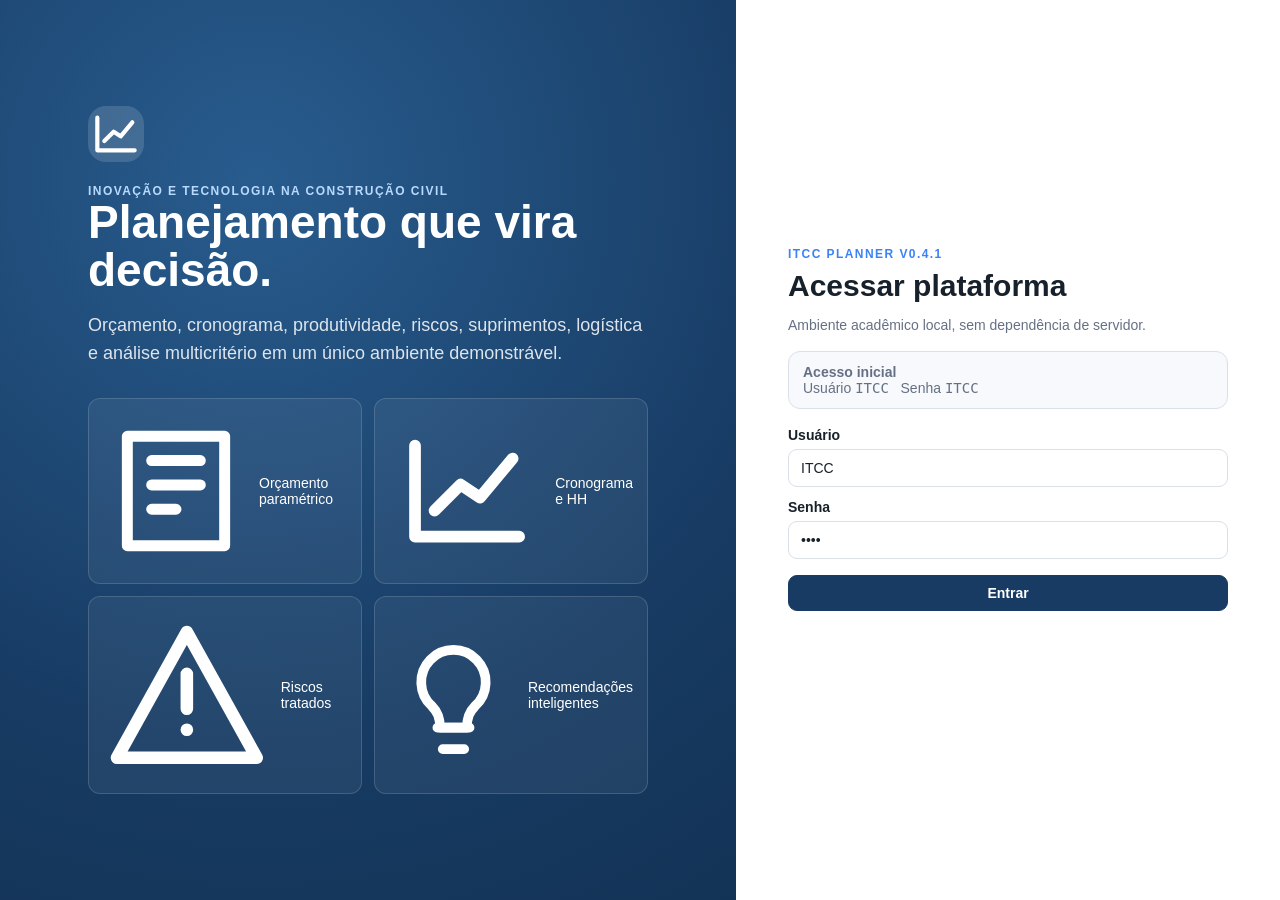
<file: ITCC/v0.4.1/index.html>
<!doctype html>
<html lang="pt-BR" data-bs-theme="light">
<head>
<meta charset="utf-8">
<meta name="viewport" content="width=device-width,initial-scale=1,viewport-fit=cover">
<meta name="color-scheme" content="light dark">
<title>ITCC Planner v0.4.1</title>
<link rel="stylesheet" href="assets/css/v020-baseline.css">
<link rel="stylesheet" href="assets/css/app.css">
</head>
<body>
<div id="app"></div>
<script src="assets/js/icons.js"></script>
<script src="assets/js/seed.js"></script>
<script src="assets/js/app.js"></script>
</body>
</html>
</file>
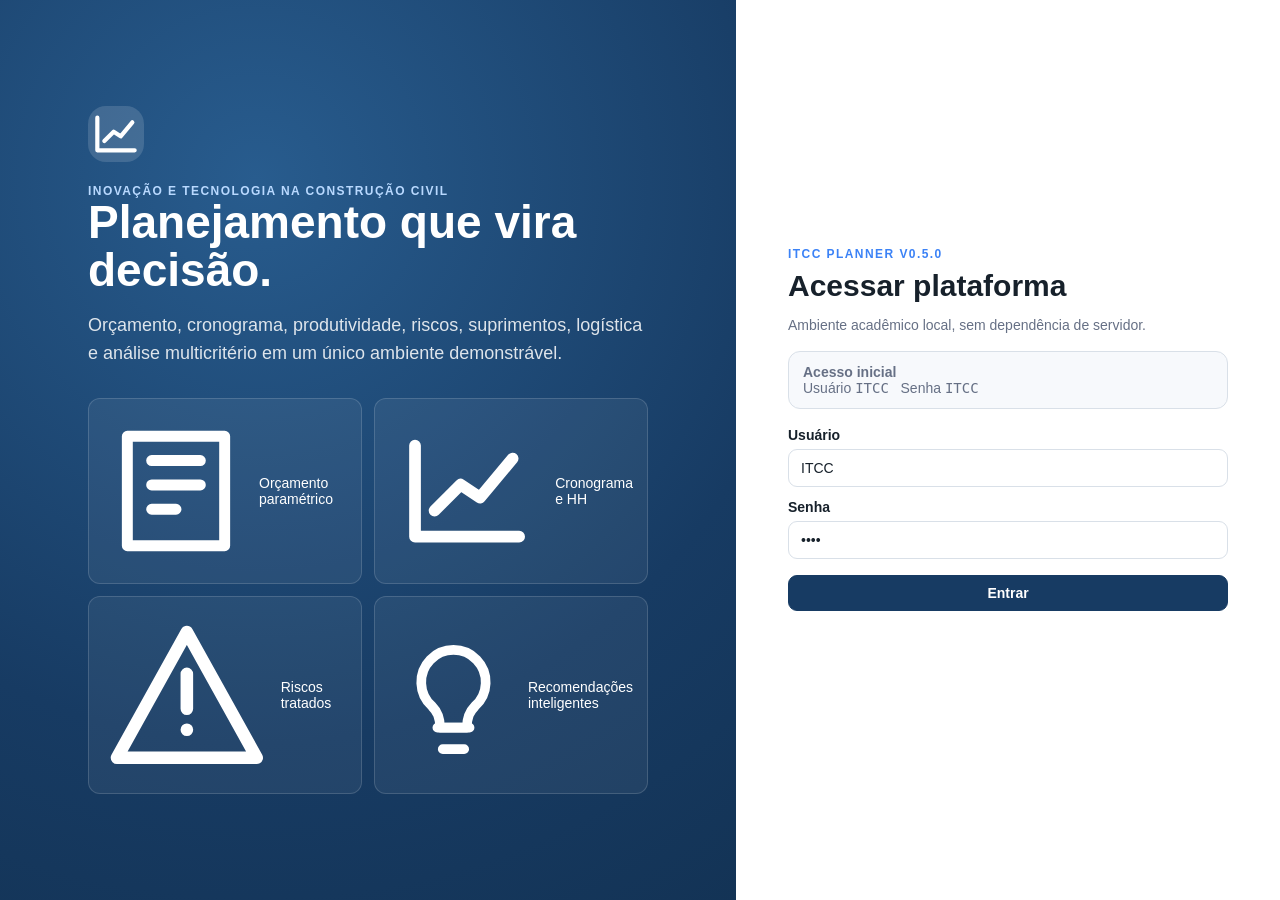
<file: ITCC/v0.5.0/index.html>
<!doctype html>
<html lang="pt-BR" data-bs-theme="light">
<head>
<meta charset="utf-8">
<meta name="viewport" content="width=device-width,initial-scale=1,viewport-fit=cover">
<meta name="color-scheme" content="light dark">
<title>ITCC Planner v0.5.0</title>
<link rel="stylesheet" href="assets/css/v020-baseline.css">
<link rel="stylesheet" href="assets/css/app.css">
</head>
<body>
<div id="app"></div>
<script src="assets/js/icons.js"></script>
<script src="assets/js/seed.js"></script>
<script src="assets/js/app.js"></script>
</body>
</html>
</file>
<file: ITCC/v0.4.1/assets/css/v020-baseline.css>
:root{--navy:#173b63;--navy2:#0f2b49;--accent:#3b82f6;--cyan:#0ea5e9;--green:#15966a;--amber:#c47a00;--purple:#7557c8;--bg:#f3f6fa;--panel:#fff;--panel2:#f7f9fc;--text:#17212b;--muted:#667085;--line:#d9e0e8;--shadow:0 10px 30px rgba(15,43,73,.08);--radius:14px;--sidebar:258px}
html[data-bs-theme="dark"]{--bg:#0c141e;--panel:#121e2a;--panel2:#172534;--text:#edf4fb;--muted:#9fb0c2;--line:#2a3c4f;--shadow:0 12px 30px rgba(0,0,0,.3);--navy:#1b4e7f;--navy2:#0c2238}
*{box-sizing:border-box}body{margin:0;font-family:Inter,Segoe UI,Roboto,Arial,sans-serif;background:var(--bg);color:var(--text);font-size:14px}button,input,select,textarea{font:inherit}button{cursor:pointer}a{color:inherit}
.login-shell{min-height:100vh;display:grid;grid-template-columns:1.15fr .85fr;background:radial-gradient(circle at 20% 20%,#285c8e 0,#173b63 45%,#0e2944 100%)}
.login-brand{display:flex;align-items:center;justify-content:center;padding:48px;color:#fff}.login-brand-inner{max-width:560px}.brand-mark{width:56px;height:56px;border-radius:18px;background:rgba(255,255,255,.14);display:grid;place-items:center;margin-bottom:22px}.login-brand h1{font-size:46px;line-height:1.05;margin:0 0 14px}.login-brand p{font-size:18px;opacity:.85;line-height:1.55}.login-features{display:grid;grid-template-columns:repeat(2,1fr);gap:12px;margin-top:30px}.login-feature{border:1px solid rgba(255,255,255,.15);padding:14px;border-radius:12px;background:rgba(255,255,255,.06);display:flex;gap:10px;align-items:center}
.login-panel{background:var(--panel);display:flex;align-items:center;justify-content:center;padding:34px}.login-card{width:min(440px,100%)}.eyebrow{font-size:12px;text-transform:uppercase;letter-spacing:.12em;font-weight:800;color:var(--accent)}.login-card h2{font-size:30px;margin:8px 0}.login-help{background:var(--panel2);border:1px solid var(--line);border-radius:12px;padding:12px 14px;margin:18px 0;color:var(--muted)}
.form-label{display:block;font-weight:700;margin:12px 0 6px}.form-control,.form-select{width:100%;border:1px solid var(--line);background:var(--panel);color:var(--text);padding:10px 12px;border-radius:9px;outline:none}.form-control:focus,.form-select:focus{border-color:var(--accent);box-shadow:0 0 0 3px rgba(59,130,246,.12)}
.btn{border:1px solid var(--line);background:var(--panel);color:var(--text);padding:9px 12px;border-radius:9px;font-weight:700;display:inline-flex;align-items:center;gap:7px;justify-content:center}.btn:hover{filter:brightness(.98)}.btn-primary{background:var(--navy);border-color:var(--navy);color:#fff}.btn-soft{background:var(--panel2)}.btn-sm{padding:6px 9px;font-size:12px}.w-100{width:100%}
.app-shell{min-height:100vh}.sidebar{position:fixed;inset:0 auto 0 0;width:var(--sidebar);background:var(--navy2);color:#dbe8f5;padding:18px 13px;display:flex;flex-direction:column;z-index:20;overflow-y:auto}.sidebar-brand{display:flex;align-items:center;gap:10px;padding:4px 8px 16px}.sidebar-brand .logo{width:38px;height:38px;border-radius:12px;background:#fff;color:var(--navy);display:grid;place-items:center}.sidebar-brand b{font-size:17px}.version{font-size:10px;opacity:.65}.project-chip{margin:5px 4px 16px;background:rgba(255,255,255,.08);border:1px solid rgba(255,255,255,.1);border-radius:11px;padding:10px}.project-chip select{width:100%;background:#123354;color:#fff;border:0;outline:0;padding:7px;border-radius:7px}.nav-group-title{font-size:10px;text-transform:uppercase;letter-spacing:.12em;opacity:.52;margin:15px 10px 7px;font-weight:800}.nav-item{border:0;background:transparent;color:#c9daea;width:100%;padding:9px 10px;border-radius:9px;display:flex;align-items:center;gap:10px;text-align:left;margin:2px 0}.nav-item:hover{background:rgba(255,255,255,.07)}.nav-item.active{background:#fff;color:var(--navy2);font-weight:800}.nav-item svg{width:17px;height:17px}.sidebar-footer{margin-top:auto;padding:12px 7px;border-top:1px solid rgba(255,255,255,.1);font-size:12px}.sidebar-footer .user{font-weight:800}.sidebar-footer .role{opacity:.65}
.main{margin-left:var(--sidebar);min-height:100vh}.topbar{height:68px;background:var(--panel);border-bottom:1px solid var(--line);display:flex;align-items:center;justify-content:space-between;padding:0 24px;position:sticky;top:0;z-index:10}.topbar h2{margin:0;font-size:18px}.top-actions{display:flex;align-items:center;gap:8px}.theme-group{display:flex;border:1px solid var(--line);border-radius:9px;padding:2px;background:var(--panel2)}.theme-group button{border:0;background:transparent;color:var(--muted);padding:6px 8px;border-radius:7px}.theme-group button.active{background:var(--panel);color:var(--text);box-shadow:0 1px 4px rgba(0,0,0,.08)}
.content{padding:24px;max-width:1600px;margin:auto}.page-title{display:flex;justify-content:space-between;align-items:flex-start;gap:18px;margin-bottom:18px}.page-title h1{margin:0 0 5px;font-size:28px}.page-title p{margin:0;color:var(--muted)}.actions{display:flex;gap:8px;flex-wrap:wrap}.grid{display:grid;gap:14px}.grid-4{grid-template-columns:repeat(4,minmax(0,1fr))}.grid-3{grid-template-columns:repeat(3,minmax(0,1fr))}.grid-2{grid-template-columns:repeat(2,minmax(0,1fr))}.card{background:var(--panel);border:1px solid var(--line);border-radius:var(--radius);box-shadow:var(--shadow)}.card-body{padding:17px}.card-header{padding:14px 17px;border-bottom:1px solid var(--line);display:flex;align-items:center;justify-content:space-between}.card h3{margin:0;font-size:16px}.kpi .label{font-size:12px;color:var(--muted);font-weight:700}.kpi .value{font-size:25px;font-weight:850;margin-top:7px;letter-spacing:-.03em}.kpi .hint{font-size:11px;color:var(--muted);margin-top:6px}.kpi-icon{width:34px;height:34px;border-radius:10px;background:var(--panel2);display:grid;place-items:center;color:var(--accent);float:right}
.badge{display:inline-flex;align-items:center;gap:5px;border-radius:999px;padding:4px 8px;font-size:11px;font-weight:800}.badge-info{background:rgba(59,130,246,.12);color:#3b82f6}.badge-ok{background:rgba(21,150,106,.13);color:var(--green)}.badge-warn{background:rgba(196,122,0,.13);color:var(--amber)}.badge-neutral{background:var(--panel2);color:var(--muted)}
.table-wrap{overflow:auto}.table{width:100%;border-collapse:collapse;min-width:860px}.table th{background:var(--panel2);font-size:11px;text-transform:uppercase;letter-spacing:.04em;color:var(--muted);text-align:left;padding:10px;border-bottom:1px solid var(--line);position:sticky;top:0}.table td{padding:9px 10px;border-bottom:1px solid var(--line);vertical-align:middle}.table tr:last-child td{border-bottom:0}.table input,.table select{min-width:90px;padding:6px 7px;border:1px solid var(--line);border-radius:7px;background:var(--panel);color:var(--text)}.text-end{text-align:right}.text-muted{color:var(--muted)}.fw-bold{font-weight:800}.small{font-size:12px}.mono{font-family:ui-monospace,SFMono-Regular,Menlo,monospace}
.progress{height:8px;border-radius:999px;background:var(--panel2);overflow:hidden}.progress>span{display:block;height:100%;background:var(--accent);border-radius:999px}.abc-a{background:rgba(59,130,246,.14);color:#3b82f6}.abc-b{background:rgba(117,87,200,.14);color:var(--purple)}.abc-c{background:rgba(21,150,106,.13);color:var(--green)}
.health-row{display:flex;justify-content:space-between;gap:20px;padding:10px 0;border-bottom:1px solid var(--line)}.health-row:last-child{border:0}.health-title{display:flex;gap:9px;align-items:center}.health-dot{width:9px;height:9px;border-radius:50%;background:var(--green)}
.insight{display:flex;gap:12px;padding:14px;border:1px solid var(--line);border-radius:12px;background:var(--panel2);margin-bottom:10px}.insight-icon{min-width:34px;height:34px;border-radius:10px;display:grid;place-items:center;background:rgba(59,130,246,.13);color:var(--accent)}.insight h4{margin:0 0 5px}.insight p{margin:0;color:var(--muted);line-height:1.5}.proscons{display:grid;grid-template-columns:1fr 1fr;gap:10px;margin-top:10px}.pros,.cons{padding:12px;border-radius:10px;background:var(--panel)}.pros{border-left:3px solid var(--green)}.cons{border-left:3px solid var(--amber)}
.gantt-row{display:grid;grid-template-columns:220px 90px 1fr;gap:10px;align-items:center;padding:8px 0;border-bottom:1px solid var(--line)}.gantt-bar{height:24px;border-radius:7px;background:var(--panel2);position:relative;overflow:hidden}.gantt-bar span{position:absolute;height:100%;border-radius:7px;background:linear-gradient(90deg,var(--accent),var(--cyan));min-width:4px}.gantt-bar span.critical{background:linear-gradient(90deg,#c47a00,#e7a72f)}
.project-card{padding:16px}.project-card.active-project{outline:2px solid rgba(59,130,246,.3)}.project-card h3{font-size:18px;margin:7px 0}.meta-list{display:grid;grid-template-columns:1fr 1fr;gap:8px;margin-top:12px}.meta{background:var(--panel2);padding:9px;border-radius:9px}.meta b{display:block;margin-top:4px}
.modal-backdrop{position:fixed;inset:0;background:rgba(7,17,27,.62);display:grid;place-items:center;z-index:100;padding:20px}.modal{width:min(700px,100%);max-height:90vh;overflow:auto;background:var(--panel);border-radius:16px;border:1px solid var(--line);box-shadow:0 30px 90px rgba(0,0,0,.3)}.modal-head{padding:16px 18px;border-bottom:1px solid var(--line);display:flex;justify-content:space-between;align-items:center}.modal-body{padding:18px}.modal-foot{padding:14px 18px;border-top:1px solid var(--line);display:flex;justify-content:flex-end;gap:8px}
.toast-wrap{position:fixed;right:18px;bottom:18px;z-index:200}.toast{background:var(--panel);border:1px solid var(--line);box-shadow:var(--shadow);padding:12px 14px;border-radius:10px;min-width:260px;margin-top:8px}.toast b{display:block;margin-bottom:2px}.toast span{color:var(--muted);font-size:12px}
.empty{padding:30px;text-align:center;color:var(--muted)}.callout{padding:13px 15px;border-radius:12px;background:rgba(59,130,246,.08);border:1px solid rgba(59,130,246,.2);color:var(--text);line-height:1.5}.callout b{color:var(--accent)}
@media(max-width:1150px){.grid-4{grid-template-columns:repeat(2,1fr)}.grid-3{grid-template-columns:repeat(2,1fr)}}
@media(max-width:850px){:root{--sidebar:0px}.sidebar{transform:translateX(-100%)}.main{margin-left:0}.grid-4,.grid-3,.grid-2{grid-template-columns:1fr}.login-shell{grid-template-columns:1fr}.login-brand{display:none}.content{padding:16px}.topbar{padding:0 14px}.gantt-row{grid-template-columns:1fr}.page-title{flex-direction:column}}
</file>
<file: ITCC/v0.4.1/assets/css/app.css>
/* v0.4.1: additive styles only. Baseline v0.2.0 selectors remain untouched. */
.group-tools{display:flex;gap:8px;flex-wrap:wrap;align-items:center}
.group-row td{background:var(--panel2);font-weight:800;color:var(--navy)}
.inline-actions{display:flex;gap:5px;white-space:nowrap}.inline-actions .btn{padding:5px 7px;font-size:11px}
.btn-danger{background:rgba(196,75,75,.08);border-color:rgba(196,75,75,.25);color:#b13a3a}
.field-mini{min-width:72px!important}.field-wide{min-width:220px!important}.field-source{min-width:180px!important}
.form-grid{display:grid;grid-template-columns:repeat(2,minmax(0,1fr));gap:12px}.form-grid .full{grid-column:1/-1}
.zone-map{position:relative;min-height:520px;border:1px solid var(--line);border-radius:12px;overflow:hidden;background-color:var(--panel2);background-image:linear-gradient(rgba(100,116,139,.12) 1px,transparent 1px),linear-gradient(90deg,rgba(100,116,139,.12) 1px,transparent 1px);background-size:40px 40px;background-position:center;background-repeat:repeat}
.zone-map.has-image{background-size:contain;background-position:center;background-repeat:no-repeat}
.zone-block,.site-block{position:absolute;border:2px solid var(--accent);background:rgba(59,130,246,.17);border-radius:10px;padding:8px;overflow:hidden;box-shadow:0 4px 12px rgba(15,43,73,.10);font-size:11px}
.zone-block b,.site-block b{display:block;font-size:12px}.zone-block span{display:block;margin-top:3px;color:var(--muted)}
.site-block{border-color:var(--green);background:rgba(21,150,106,.16)}
.site-check{cursor:pointer}.site-check .card-body{display:grid;grid-template-columns:auto 1fr;column-gap:10px;align-items:center}.site-check input{width:18px;height:18px;grid-row:1/3}.site-check .small{grid-column:2}
.source-summary{display:grid;grid-template-columns:repeat(3,minmax(0,1fr));gap:10px}.source-stat{background:var(--panel2);border-radius:10px;padding:10px}.source-stat b{display:block;margin-top:4px}
.price-missing{color:var(--muted);font-style:italic}.supplier-cnpj{font-family:ui-monospace,SFMono-Regular,Menlo,monospace;white-space:nowrap}
.group-editor{display:grid;grid-template-columns:1fr 90px auto;gap:8px;align-items:center;padding:8px 0;border-bottom:1px solid var(--line)}.group-editor:last-child{border-bottom:0}
.mobile-page-select{display:none;max-width:210px}.layout-proof{font-size:11px;color:var(--muted)}
.compare-grid{display:grid;grid-template-columns:repeat(2,minmax(0,1fr));gap:12px}.compare-item{padding:12px;border-radius:10px;background:var(--panel2)}.compare-item b{display:block;margin-bottom:4px}
.sticky-actions{position:sticky;right:0;background:var(--panel)}
.table.compact td,.table.compact th{padding:7px 8px}
@media(max-width:1150px){.source-summary{grid-template-columns:1fr 1fr}}
@media(max-width:850px){.mobile-page-select{display:block;max-width:180px}.topbar h2{display:none}.source-summary,.compare-grid,.form-grid{grid-template-columns:1fr}.form-grid .full{grid-column:auto}.zone-map{min-height:420px}.modal{width:100%}.group-editor{grid-template-columns:1fr}.top-actions{width:auto;justify-content:flex-end;gap:5px}.topbar{gap:8px;flex-wrap:wrap;height:auto;min-height:68px;padding:9px 14px}.theme-group{margin-left:auto}.theme-group button{padding:5px 6px}.topbar .badge{font-size:10px;padding:3px 6px}}
</file>
<file: ITCC/v0.5.0/assets/css/v020-baseline.css>
:root{--navy:#173b63;--navy2:#0f2b49;--accent:#3b82f6;--cyan:#0ea5e9;--green:#15966a;--amber:#c47a00;--purple:#7557c8;--bg:#f3f6fa;--panel:#fff;--panel2:#f7f9fc;--text:#17212b;--muted:#667085;--line:#d9e0e8;--shadow:0 10px 30px rgba(15,43,73,.08);--radius:14px;--sidebar:258px}
html[data-bs-theme="dark"]{--bg:#0c141e;--panel:#121e2a;--panel2:#172534;--text:#edf4fb;--muted:#9fb0c2;--line:#2a3c4f;--shadow:0 12px 30px rgba(0,0,0,.3);--navy:#1b4e7f;--navy2:#0c2238}
*{box-sizing:border-box}body{margin:0;font-family:Inter,Segoe UI,Roboto,Arial,sans-serif;background:var(--bg);color:var(--text);font-size:14px}button,input,select,textarea{font:inherit}button{cursor:pointer}a{color:inherit}
.login-shell{min-height:100vh;display:grid;grid-template-columns:1.15fr .85fr;background:radial-gradient(circle at 20% 20%,#285c8e 0,#173b63 45%,#0e2944 100%)}
.login-brand{display:flex;align-items:center;justify-content:center;padding:48px;color:#fff}.login-brand-inner{max-width:560px}.brand-mark{width:56px;height:56px;border-radius:18px;background:rgba(255,255,255,.14);display:grid;place-items:center;margin-bottom:22px}.login-brand h1{font-size:46px;line-height:1.05;margin:0 0 14px}.login-brand p{font-size:18px;opacity:.85;line-height:1.55}.login-features{display:grid;grid-template-columns:repeat(2,1fr);gap:12px;margin-top:30px}.login-feature{border:1px solid rgba(255,255,255,.15);padding:14px;border-radius:12px;background:rgba(255,255,255,.06);display:flex;gap:10px;align-items:center}
.login-panel{background:var(--panel);display:flex;align-items:center;justify-content:center;padding:34px}.login-card{width:min(440px,100%)}.eyebrow{font-size:12px;text-transform:uppercase;letter-spacing:.12em;font-weight:800;color:var(--accent)}.login-card h2{font-size:30px;margin:8px 0}.login-help{background:var(--panel2);border:1px solid var(--line);border-radius:12px;padding:12px 14px;margin:18px 0;color:var(--muted)}
.form-label{display:block;font-weight:700;margin:12px 0 6px}.form-control,.form-select{width:100%;border:1px solid var(--line);background:var(--panel);color:var(--text);padding:10px 12px;border-radius:9px;outline:none}.form-control:focus,.form-select:focus{border-color:var(--accent);box-shadow:0 0 0 3px rgba(59,130,246,.12)}
.btn{border:1px solid var(--line);background:var(--panel);color:var(--text);padding:9px 12px;border-radius:9px;font-weight:700;display:inline-flex;align-items:center;gap:7px;justify-content:center}.btn:hover{filter:brightness(.98)}.btn-primary{background:var(--navy);border-color:var(--navy);color:#fff}.btn-soft{background:var(--panel2)}.btn-sm{padding:6px 9px;font-size:12px}.w-100{width:100%}
.app-shell{min-height:100vh}.sidebar{position:fixed;inset:0 auto 0 0;width:var(--sidebar);background:var(--navy2);color:#dbe8f5;padding:18px 13px;display:flex;flex-direction:column;z-index:20;overflow-y:auto}.sidebar-brand{display:flex;align-items:center;gap:10px;padding:4px 8px 16px}.sidebar-brand .logo{width:38px;height:38px;border-radius:12px;background:#fff;color:var(--navy);display:grid;place-items:center}.sidebar-brand b{font-size:17px}.version{font-size:10px;opacity:.65}.project-chip{margin:5px 4px 16px;background:rgba(255,255,255,.08);border:1px solid rgba(255,255,255,.1);border-radius:11px;padding:10px}.project-chip select{width:100%;background:#123354;color:#fff;border:0;outline:0;padding:7px;border-radius:7px}.nav-group-title{font-size:10px;text-transform:uppercase;letter-spacing:.12em;opacity:.52;margin:15px 10px 7px;font-weight:800}.nav-item{border:0;background:transparent;color:#c9daea;width:100%;padding:9px 10px;border-radius:9px;display:flex;align-items:center;gap:10px;text-align:left;margin:2px 0}.nav-item:hover{background:rgba(255,255,255,.07)}.nav-item.active{background:#fff;color:var(--navy2);font-weight:800}.nav-item svg{width:17px;height:17px}.sidebar-footer{margin-top:auto;padding:12px 7px;border-top:1px solid rgba(255,255,255,.1);font-size:12px}.sidebar-footer .user{font-weight:800}.sidebar-footer .role{opacity:.65}
.main{margin-left:var(--sidebar);min-height:100vh}.topbar{height:68px;background:var(--panel);border-bottom:1px solid var(--line);display:flex;align-items:center;justify-content:space-between;padding:0 24px;position:sticky;top:0;z-index:10}.topbar h2{margin:0;font-size:18px}.top-actions{display:flex;align-items:center;gap:8px}.theme-group{display:flex;border:1px solid var(--line);border-radius:9px;padding:2px;background:var(--panel2)}.theme-group button{border:0;background:transparent;color:var(--muted);padding:6px 8px;border-radius:7px}.theme-group button.active{background:var(--panel);color:var(--text);box-shadow:0 1px 4px rgba(0,0,0,.08)}
.content{padding:24px;max-width:1600px;margin:auto}.page-title{display:flex;justify-content:space-between;align-items:flex-start;gap:18px;margin-bottom:18px}.page-title h1{margin:0 0 5px;font-size:28px}.page-title p{margin:0;color:var(--muted)}.actions{display:flex;gap:8px;flex-wrap:wrap}.grid{display:grid;gap:14px}.grid-4{grid-template-columns:repeat(4,minmax(0,1fr))}.grid-3{grid-template-columns:repeat(3,minmax(0,1fr))}.grid-2{grid-template-columns:repeat(2,minmax(0,1fr))}.card{background:var(--panel);border:1px solid var(--line);border-radius:var(--radius);box-shadow:var(--shadow)}.card-body{padding:17px}.card-header{padding:14px 17px;border-bottom:1px solid var(--line);display:flex;align-items:center;justify-content:space-between}.card h3{margin:0;font-size:16px}.kpi .label{font-size:12px;color:var(--muted);font-weight:700}.kpi .value{font-size:25px;font-weight:850;margin-top:7px;letter-spacing:-.03em}.kpi .hint{font-size:11px;color:var(--muted);margin-top:6px}.kpi-icon{width:34px;height:34px;border-radius:10px;background:var(--panel2);display:grid;place-items:center;color:var(--accent);float:right}
.badge{display:inline-flex;align-items:center;gap:5px;border-radius:999px;padding:4px 8px;font-size:11px;font-weight:800}.badge-info{background:rgba(59,130,246,.12);color:#3b82f6}.badge-ok{background:rgba(21,150,106,.13);color:var(--green)}.badge-warn{background:rgba(196,122,0,.13);color:var(--amber)}.badge-neutral{background:var(--panel2);color:var(--muted)}
.table-wrap{overflow:auto}.table{width:100%;border-collapse:collapse;min-width:860px}.table th{background:var(--panel2);font-size:11px;text-transform:uppercase;letter-spacing:.04em;color:var(--muted);text-align:left;padding:10px;border-bottom:1px solid var(--line);position:sticky;top:0}.table td{padding:9px 10px;border-bottom:1px solid var(--line);vertical-align:middle}.table tr:last-child td{border-bottom:0}.table input,.table select{min-width:90px;padding:6px 7px;border:1px solid var(--line);border-radius:7px;background:var(--panel);color:var(--text)}.text-end{text-align:right}.text-muted{color:var(--muted)}.fw-bold{font-weight:800}.small{font-size:12px}.mono{font-family:ui-monospace,SFMono-Regular,Menlo,monospace}
.progress{height:8px;border-radius:999px;background:var(--panel2);overflow:hidden}.progress>span{display:block;height:100%;background:var(--accent);border-radius:999px}.abc-a{background:rgba(59,130,246,.14);color:#3b82f6}.abc-b{background:rgba(117,87,200,.14);color:var(--purple)}.abc-c{background:rgba(21,150,106,.13);color:var(--green)}
.health-row{display:flex;justify-content:space-between;gap:20px;padding:10px 0;border-bottom:1px solid var(--line)}.health-row:last-child{border:0}.health-title{display:flex;gap:9px;align-items:center}.health-dot{width:9px;height:9px;border-radius:50%;background:var(--green)}
.insight{display:flex;gap:12px;padding:14px;border:1px solid var(--line);border-radius:12px;background:var(--panel2);margin-bottom:10px}.insight-icon{min-width:34px;height:34px;border-radius:10px;display:grid;place-items:center;background:rgba(59,130,246,.13);color:var(--accent)}.insight h4{margin:0 0 5px}.insight p{margin:0;color:var(--muted);line-height:1.5}.proscons{display:grid;grid-template-columns:1fr 1fr;gap:10px;margin-top:10px}.pros,.cons{padding:12px;border-radius:10px;background:var(--panel)}.pros{border-left:3px solid var(--green)}.cons{border-left:3px solid var(--amber)}
.gantt-row{display:grid;grid-template-columns:220px 90px 1fr;gap:10px;align-items:center;padding:8px 0;border-bottom:1px solid var(--line)}.gantt-bar{height:24px;border-radius:7px;background:var(--panel2);position:relative;overflow:hidden}.gantt-bar span{position:absolute;height:100%;border-radius:7px;background:linear-gradient(90deg,var(--accent),var(--cyan));min-width:4px}.gantt-bar span.critical{background:linear-gradient(90deg,#c47a00,#e7a72f)}
.project-card{padding:16px}.project-card.active-project{outline:2px solid rgba(59,130,246,.3)}.project-card h3{font-size:18px;margin:7px 0}.meta-list{display:grid;grid-template-columns:1fr 1fr;gap:8px;margin-top:12px}.meta{background:var(--panel2);padding:9px;border-radius:9px}.meta b{display:block;margin-top:4px}
.modal-backdrop{position:fixed;inset:0;background:rgba(7,17,27,.62);display:grid;place-items:center;z-index:100;padding:20px}.modal{width:min(700px,100%);max-height:90vh;overflow:auto;background:var(--panel);border-radius:16px;border:1px solid var(--line);box-shadow:0 30px 90px rgba(0,0,0,.3)}.modal-head{padding:16px 18px;border-bottom:1px solid var(--line);display:flex;justify-content:space-between;align-items:center}.modal-body{padding:18px}.modal-foot{padding:14px 18px;border-top:1px solid var(--line);display:flex;justify-content:flex-end;gap:8px}
.toast-wrap{position:fixed;right:18px;bottom:18px;z-index:200}.toast{background:var(--panel);border:1px solid var(--line);box-shadow:var(--shadow);padding:12px 14px;border-radius:10px;min-width:260px;margin-top:8px}.toast b{display:block;margin-bottom:2px}.toast span{color:var(--muted);font-size:12px}
.empty{padding:30px;text-align:center;color:var(--muted)}.callout{padding:13px 15px;border-radius:12px;background:rgba(59,130,246,.08);border:1px solid rgba(59,130,246,.2);color:var(--text);line-height:1.5}.callout b{color:var(--accent)}
@media(max-width:1150px){.grid-4{grid-template-columns:repeat(2,1fr)}.grid-3{grid-template-columns:repeat(2,1fr)}}
@media(max-width:850px){:root{--sidebar:0px}.sidebar{transform:translateX(-100%)}.main{margin-left:0}.grid-4,.grid-3,.grid-2{grid-template-columns:1fr}.login-shell{grid-template-columns:1fr}.login-brand{display:none}.content{padding:16px}.topbar{padding:0 14px}.gantt-row{grid-template-columns:1fr}.page-title{flex-direction:column}}
</file>
<file: ITCC/v0.5.0/assets/css/app.css>
/* v0.4.1: additive styles only. Baseline v0.2.0 selectors remain untouched. */
.group-tools{display:flex;gap:8px;flex-wrap:wrap;align-items:center}
.group-row td{background:var(--panel2);font-weight:800;color:var(--navy)}
.inline-actions{display:flex;gap:5px;white-space:nowrap}.inline-actions .btn{padding:5px 7px;font-size:11px}
.btn-danger{background:rgba(196,75,75,.08);border-color:rgba(196,75,75,.25);color:#b13a3a}
.field-mini{min-width:72px!important}.field-wide{min-width:220px!important}.field-source{min-width:180px!important}
.form-grid{display:grid;grid-template-columns:repeat(2,minmax(0,1fr));gap:12px}.form-grid .full{grid-column:1/-1}
.zone-map{position:relative;min-height:520px;border:1px solid var(--line);border-radius:12px;overflow:hidden;background-color:var(--panel2);background-image:linear-gradient(rgba(100,116,139,.12) 1px,transparent 1px),linear-gradient(90deg,rgba(100,116,139,.12) 1px,transparent 1px);background-size:40px 40px;background-position:center;background-repeat:repeat}
.zone-map.has-image{background-size:contain;background-position:center;background-repeat:no-repeat}
.zone-block,.site-block{position:absolute;border:2px solid var(--accent);background:rgba(59,130,246,.17);border-radius:10px;padding:8px;overflow:hidden;box-shadow:0 4px 12px rgba(15,43,73,.10);font-size:11px}
.zone-block b,.site-block b{display:block;font-size:12px}.zone-block span{display:block;margin-top:3px;color:var(--muted)}
.site-block{border-color:var(--green);background:rgba(21,150,106,.16)}
.site-check{cursor:pointer}.site-check .card-body{display:grid;grid-template-columns:auto 1fr;column-gap:10px;align-items:center}.site-check input{width:18px;height:18px;grid-row:1/3}.site-check .small{grid-column:2}
.source-summary{display:grid;grid-template-columns:repeat(3,minmax(0,1fr));gap:10px}.source-stat{background:var(--panel2);border-radius:10px;padding:10px}.source-stat b{display:block;margin-top:4px}
.price-missing{color:var(--muted);font-style:italic}.supplier-cnpj{font-family:ui-monospace,SFMono-Regular,Menlo,monospace;white-space:nowrap}
.group-editor{display:grid;grid-template-columns:1fr 90px auto;gap:8px;align-items:center;padding:8px 0;border-bottom:1px solid var(--line)}.group-editor:last-child{border-bottom:0}
.mobile-page-select{display:none;max-width:210px}.layout-proof{font-size:11px;color:var(--muted)}
.compare-grid{display:grid;grid-template-columns:repeat(2,minmax(0,1fr));gap:12px}.compare-item{padding:12px;border-radius:10px;background:var(--panel2)}.compare-item b{display:block;margin-bottom:4px}
.sticky-actions{position:sticky;right:0;background:var(--panel)}
.table.compact td,.table.compact th{padding:7px 8px}
@media(max-width:1150px){.source-summary{grid-template-columns:1fr 1fr}}
@media(max-width:850px){.mobile-page-select{display:block;max-width:180px}.topbar h2{display:none}.source-summary,.compare-grid,.form-grid{grid-template-columns:1fr}.form-grid .full{grid-column:auto}.zone-map{min-height:420px}.modal{width:100%}.group-editor{grid-template-columns:1fr}.top-actions{width:auto;justify-content:flex-end;gap:5px}.topbar{gap:8px;flex-wrap:wrap;height:auto;min-height:68px;padding:9px 14px}.theme-group{margin-left:auto}.theme-group button{padding:5px 6px}.topbar .badge{font-size:10px;padding:3px 6px}}
</file>
